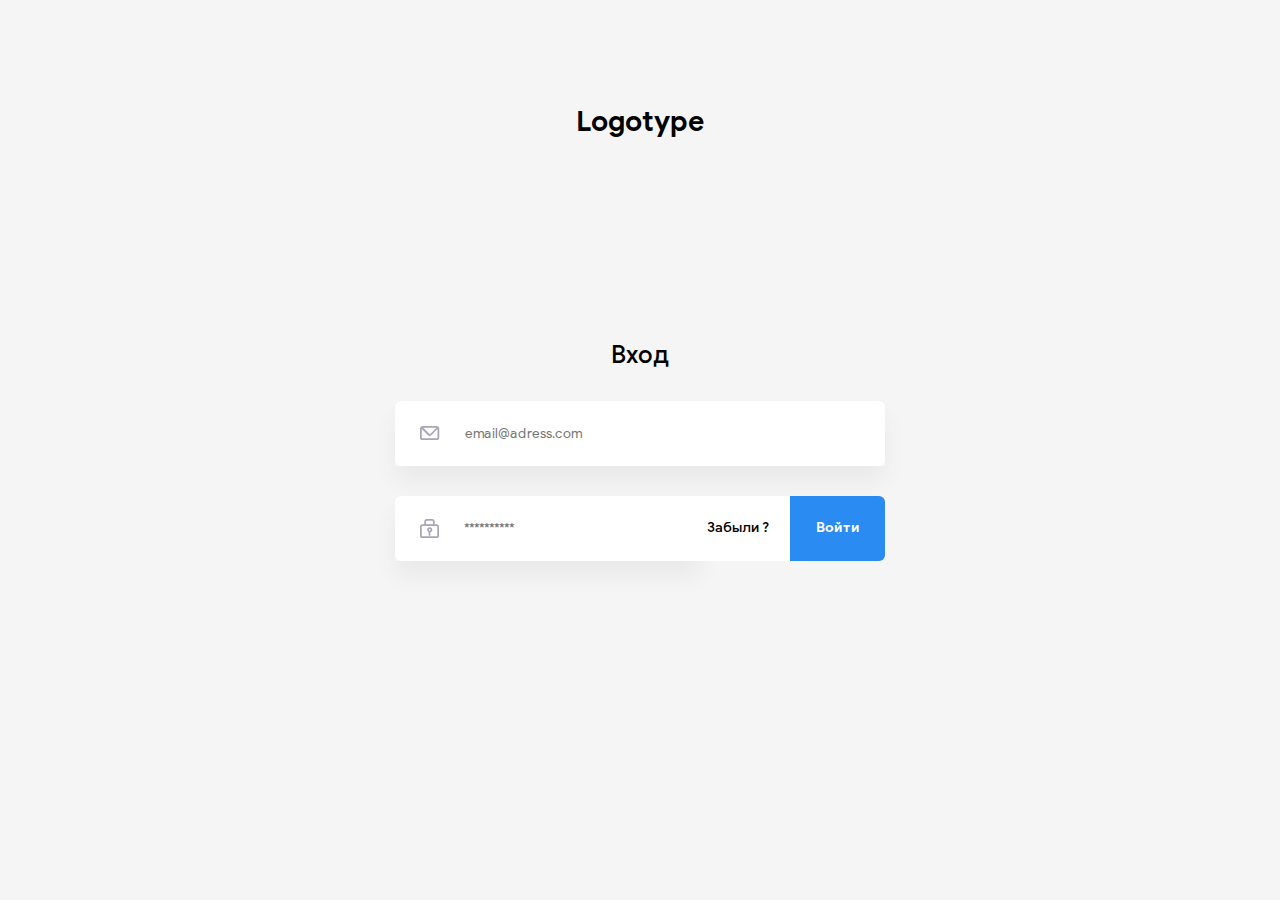
<file: index.html>
<!DOCTYPE html>
<html lang="ru">
  <head>
    <meta charset="UTF-8" />
    <meta http-equiv="X-UA-Compatible" content="IE=edge" />
    <meta name="viewport" content="width=device-width, initial-scale=1.0" />
    <link rel="shortcut icon" href="./img/favicon.png" type="image/x-icon" />
    <!-- <link
      rel="stylesheet"
      href="https://cdnjs.cloudflare.com/ajax/libs/animate.css/4.1.1/animate.min.css"
    /> -->
    <link rel="stylesheet" href="./css/logIn.min.css" />

    <title>Start Media || Log In</title>
  </head>

  <body>
    <section class="logIn">
      <div class="logIn__h">
        <h1>Logotype</h1>
      </div>

      <div class="logIn__form">
        <div class="logIn__form-h">
          <h3>Вход</h3>
        </div>
        <form class="logIn__form-inputs logIn__input" action="index.html">
          <label class="logIn__input-mail logIn__input-item" for="inputMail">
            <div class="input__img">
              <img src="./img/svg/img__mail.svg" alt="icon mail" />
            </div>
            <input
              type="mail"
              placeholder="email@adress.com"
              class="logIn__input__items"
              id="inputMail"
              required
            />
          </label>
          <!-- INPUTS -->

          <div class="logIn__input-pass">
            <label class="logIn__input-item" for="inputPass">
              <div class="input__img">
                <img src="./img/svg/img__pass.svg" alt="icon pass" />
              </div>
              <input
                type="password"
                placeholder="**********"
                class="logIn__input__items"
                id="inputPass"
                required
              />
            </label>
            <button type="submit" class="forgot">Забыли ?</button>
            <button type="submit" class="logIn__btn">Войти</button>
          </div>
        </form>
      </div>
    </section>
    <!-- <script src="https://cdnjs.cloudflare.com/ajax/libs/wow/1.1.2/wow.min.js"></script>
    <script src="https://cdn.jsdelivr.net/npm/lazyload@2.0.0-rc.2/lazyload.js"></script> -->
    <script src="./js/scripts.min.js"></script>
  </body>
</html>
</file>
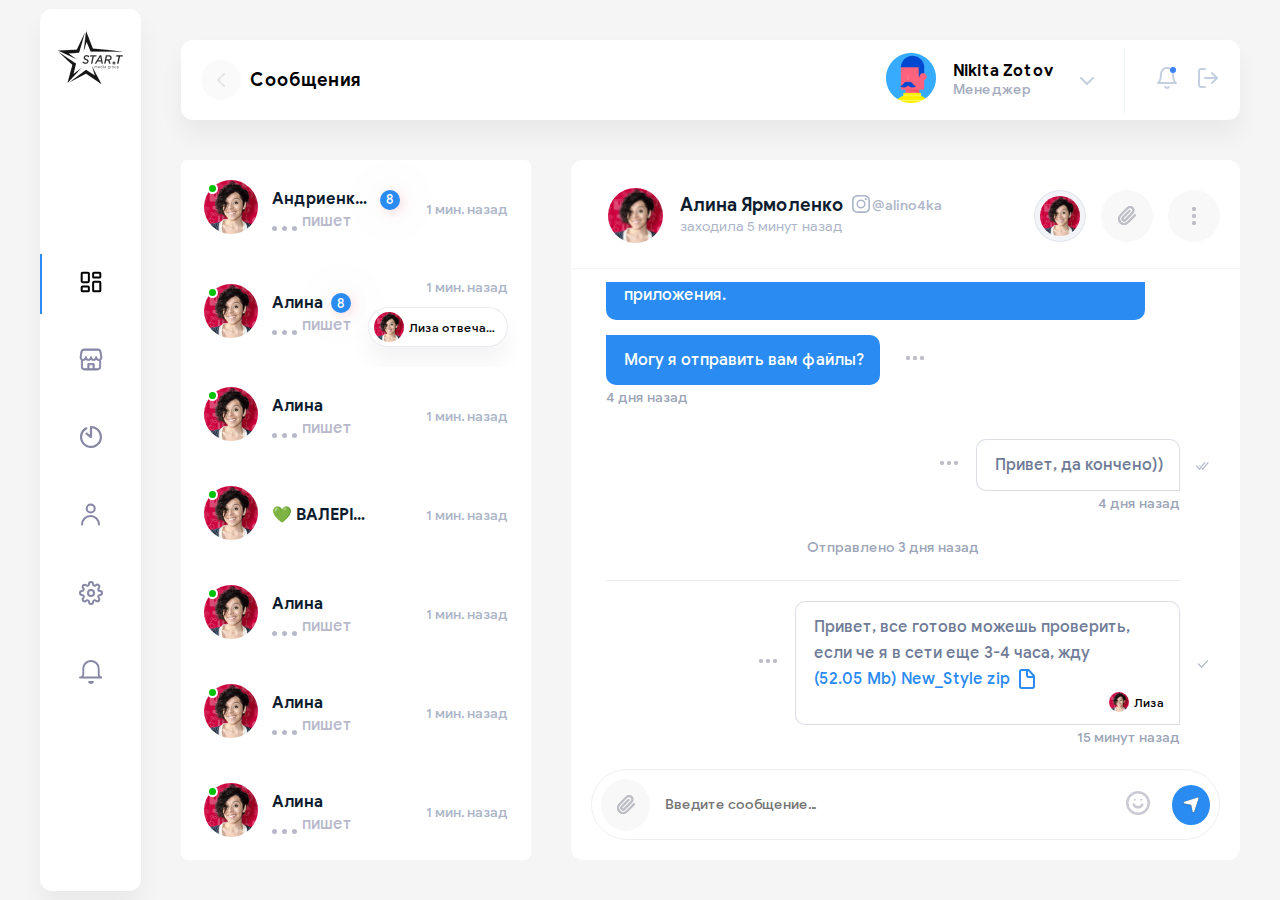
<file: main.html>
<!DOCTYPE html>
<html lang="ru">
  <head>
    <meta charset="UTF-8" />
    <meta http-equiv="X-UA-Compatible" content="IE=edge" />
    <meta name="viewport" content="width=device-width, initial-scale=1.0" />
    <link rel="shortcut icon" href="./img/favicon.png" type="image/x-icon" />
    <link rel="stylesheet" href="./css/main.min.css" />
    <script>
      document.addEventListener("DOMContentLoaded", (e) => {
        console.log("Добро пожалывать");
        const loader = document.querySelector("#loadWrapper");
        loader.classList.add("hide");
      });
    </script>
    <title>Start Media || Main</title>
  </head>

  <body>
    <!-- PRELOADER -->
    <div class="loader-wrapper" id="loadWrapper">
      <div class="loader-gif" id="gitLoad">
        <img
          class="lazyload"
          data-src="./img/loader.svg"
          src="./img/loader.svg"
          alt="loader-gif"
        />
      </div>
      </div>
    </div>

    <!-- PRELOADER -->


    <section class="main">
      <div class="container">
        <div class="main__left sidebar">
          <div class="sidebar__logo">
            <a href="#">
              <img src="./img/logo.png" alt="logo" />
            </a>
          </div>

          <div class="sidebar__list">
            <ul>
              <li class="sidebarListItem active">
                <a href="#">
                  <i
                    ><svg
                      width="22"
                      height="22"
                      viewBox="0 0 22 22"
                      fill="none"
                      xmlns="http://www.w3.org/2000/svg"
                    >
                      <path
                        d="M2.52083 11.1458C2.06059 11.1458 1.6875 10.7727 1.6875 10.3125V2.52083C1.6875 2.0606 2.0606 1.6875 2.52083 1.6875H8.02083C8.48107 1.6875 8.85417 2.0606 8.85417 2.52083V10.3125C8.85417 10.7727 8.48107 11.1458 8.02083 11.1458H2.52083Z"
                        stroke="#8686A5"
                        stroke-width="2"
                      />
                      <path
                        d="M2.52083 20.3125C2.0606 20.3125 1.6875 19.9394 1.6875 19.4792V16.2708C1.6875 15.8106 2.0606 15.4375 2.52083 15.4375H8.02083C8.48107 15.4375 8.85417 15.8106 8.85417 16.2708V19.4792C8.85417 19.9394 8.48107 20.3125 8.02083 20.3125H2.52083Z"
                        stroke="#8686A5"
                        stroke-width="2"
                      />
                      <path
                        d="M13.9792 20.3125C13.519 20.3125 13.1459 19.9394 13.1459 19.4792V11.6875C13.1459 11.2273 13.519 10.8542 13.9792 10.8542H19.4792C19.9394 10.8542 20.3125 11.2273 20.3125 11.6875V19.4792C20.3125 19.9394 19.9394 20.3125 19.4792 20.3125H13.9792Z"
                        stroke="#8686A5"
                        stroke-width="2"
                      />
                      <path
                        d="M13.1459 2.52083C13.1459 2.0606 13.519 1.6875 13.9792 1.6875H19.4792C19.9394 1.6875 20.3125 2.0606 20.3125 2.52083V5.72917C20.3125 6.1894 19.9394 6.5625 19.4792 6.5625H13.9792C13.519 6.5625 13.1459 6.1894 13.1459 5.72917V2.52083Z"
                        stroke="#8686A5"
                        stroke-width="2"
                      />
                    </svg>
                  </i>
                </a>
              </li>
              <li class="sidebarListItem">
                <a href="#">
                  <i
                    ><svg
                      width="24"
                      height="23"
                      viewBox="0 0 24 23"
                      fill="none"
                      xmlns="http://www.w3.org/2000/svg"
                    >
                      <path
                        fill-rule="evenodd"
                        clip-rule="evenodd"
                        d="M18.8844 1C20.4667 1 21.8039 2.12568 22.0635 3.67646L22.9999 9.24915C23.0041 10.3459 22.4995 11.2838 21.7281 11.8792V18.7963C21.7281 20.5627 20.2829 22 18.5055 22H5.50174C3.72534 22 2.27909 20.5627 2.27909 18.7963V11.8874C1.50769 11.3024 1 10.3882 1 9.3513L1.94686 3.67543C2.20642 2.12568 3.54365 1 5.1259 1H18.8844ZM10.0263 20.7629H13.983V16.8318H10.0263V20.7629ZM20.4854 18.7973C20.4854 19.8807 19.5987 20.7629 18.5076 20.7629H15.2288V16.2127C15.2288 15.8701 14.9496 15.5936 14.6059 15.5936H9.40442C9.06077 15.5936 8.78148 15.8712 8.78148 16.2127V20.7629H5.50277C4.4116 20.7629 3.52496 19.8817 3.52496 18.7973V12.4714C3.74922 12.521 3.9797 12.5509 4.21849 12.5509C5.28267 12.5509 6.22849 12.035 6.81405 11.2415C7.39961 12.035 8.34543 12.5509 9.40961 12.5509C10.4738 12.5509 11.4196 12.035 12.0052 11.2415C12.5907 12.035 13.5365 12.5509 14.6007 12.5509C15.6649 12.5509 16.6107 12.035 17.1963 11.2415C17.7818 12.035 18.7277 12.5509 19.7918 12.5509C20.0306 12.5509 20.2611 12.521 20.4854 12.4714V18.7973ZM20.8552 10.9977C20.8614 10.994 20.8677 10.9903 20.8747 10.9877C21.4094 10.6369 21.7645 10.0354 21.7645 9.3513L20.8353 3.88075C20.6764 2.92945 19.8562 2.23918 18.8844 2.23918H5.1259C4.15412 2.23918 3.33393 2.92945 3.17508 3.88075L2.23756 9.45448C2.24275 10.0674 2.59263 10.641 3.12005 10.9846C3.1424 10.993 3.16189 11.0043 3.18192 11.0159C3.18887 11.0199 3.19589 11.024 3.20311 11.028C3.50108 11.2023 3.84681 11.3117 4.21953 11.3117C5.30655 11.3117 6.19215 10.4326 6.19215 9.3513C6.19215 9.00978 6.47144 8.73223 6.81509 8.73223C7.15874 8.73223 7.43802 9.00875 7.43802 9.3513C7.43802 10.4326 8.32363 11.3117 9.41065 11.3117C10.4977 11.3117 11.3833 10.4326 11.3833 9.3513C11.3833 9.00978 11.6626 8.73223 12.0062 8.73223C12.3499 8.73223 12.6291 9.00875 12.6291 9.3513C12.6291 10.4326 13.5147 11.3117 14.6018 11.3117C15.6888 11.3117 16.5744 10.4326 16.5744 9.3513C16.5744 9.00978 16.8537 8.73223 17.1973 8.73223C17.541 8.73223 17.8203 9.00875 17.8203 9.3513C17.8203 10.4326 18.7048 11.3117 19.7929 11.3117C20.1791 11.3117 20.5383 11.1961 20.8436 11.0042C20.8475 11.0023 20.8513 11 20.8552 10.9977Z"
                        fill="#8686A5"
                      />
                      <path
                        d="M22.0635 3.67646L21.669 3.74249L21.669 3.74275L22.0635 3.67646ZM22.9999 9.24915L23.3999 9.24764L23.3998 9.21502L23.3944 9.18286L22.9999 9.24915ZM21.7281 11.8792L21.4837 11.5625L21.3281 11.6826V11.8792H21.7281ZM2.27909 11.8874H2.67909V11.6888L2.5208 11.5687L2.27909 11.8874ZM1 9.3513L0.605452 9.28548L0.6 9.31816V9.3513H1ZM1.94686 3.67543L1.55235 3.60936L1.55231 3.60961L1.94686 3.67543ZM13.983 20.7629V21.1629H14.383V20.7629H13.983ZM10.0263 20.7629H9.62631V21.1629H10.0263V20.7629ZM13.983 16.8318H14.383V16.4318H13.983V16.8318ZM10.0263 16.8318V16.4318H9.62631V16.8318H10.0263ZM15.2288 20.7629H14.8288V21.1629H15.2288V20.7629ZM8.78148 20.7629V21.1629H9.18148V20.7629H8.78148ZM3.52496 12.4714L3.61122 12.0808L3.12496 11.9735V12.4714H3.52496ZM6.81405 11.2415L7.13589 11.004L6.81405 10.5679L6.4922 11.004L6.81405 11.2415ZM12.0052 11.2415L12.327 11.004L12.0052 10.5679L11.6833 11.004L12.0052 11.2415ZM17.1963 11.2415L17.5181 11.004L17.1963 10.5679L16.8744 11.004L17.1963 11.2415ZM20.4854 12.4714H20.8854V11.9735L20.3991 12.0808L20.4854 12.4714ZM20.8747 10.9877L21.0106 11.3639L21.0548 11.3479L21.0941 11.3222L20.8747 10.9877ZM20.8552 10.9977L21.0599 11.3414L21.0599 11.3413L20.8552 10.9977ZM21.7645 9.3513H22.1645V9.31757L22.1588 9.28432L21.7645 9.3513ZM20.8353 3.88075L20.4407 3.94663L20.4409 3.94774L20.8353 3.88075ZM3.17508 3.88075L3.56954 3.9471L3.56962 3.94663L3.17508 3.88075ZM2.23756 9.45448L1.8431 9.38813L1.83728 9.42276L1.83758 9.45787L2.23756 9.45448ZM3.12005 10.9846L2.90172 11.3198L2.93821 11.3435L2.97896 11.3589L3.12005 10.9846ZM3.18192 11.0159L3.38215 10.6696L3.38212 10.6696L3.18192 11.0159ZM3.20311 11.028L3.4052 10.6826L3.39644 10.6778L3.20311 11.028ZM20.8436 11.0042L20.6656 10.646L20.6476 10.6549L20.6307 10.6656L20.8436 11.0042ZM22.458 3.61043C22.1659 1.86503 20.6602 0.6 18.8844 0.6V1.4C20.2732 1.4 21.442 2.38634 21.669 3.74249L22.458 3.61043ZM23.3944 9.18286L22.4579 3.61017L21.669 3.74275L22.6055 9.31544L23.3944 9.18286ZM21.9725 12.1958C22.8391 11.527 23.4046 10.4731 23.3999 9.24764L22.6 9.25067C22.6036 10.2188 22.1599 11.0406 21.4837 11.5625L21.9725 12.1958ZM22.1281 18.7963V11.8792H21.3281V18.7963H22.1281ZM18.5055 22.4C20.5017 22.4 22.1281 20.7858 22.1281 18.7963H21.3281C21.3281 20.3396 20.0642 21.6 18.5055 21.6V22.4ZM5.50174 22.4H18.5055V21.6H5.50174V22.4ZM1.87909 18.7963C1.87909 20.7859 3.50669 22.4 5.50174 22.4V21.6C3.94399 21.6 2.67909 20.3395 2.67909 18.7963H1.87909ZM1.87909 11.8874V18.7963H2.67909V11.8874H1.87909ZM0.6 9.3513C0.6 10.5233 1.1744 11.5517 2.03738 12.2061L2.5208 11.5687C1.84098 11.0532 1.4 10.2532 1.4 9.3513H0.6ZM1.55231 3.60961L0.605452 9.28548L1.39455 9.41712L2.34141 3.74125L1.55231 3.60961ZM5.1259 0.6C3.35019 0.6 1.84451 1.86495 1.55235 3.60936L2.34136 3.7415C2.56832 2.38641 3.7371 1.4 5.1259 1.4V0.6ZM18.8844 0.6H5.1259V1.4H18.8844V0.6ZM13.983 20.3629H10.0263V21.1629H13.983V20.3629ZM13.583 16.8318V20.7629H14.383V16.8318H13.583ZM10.0263 17.2318H13.983V16.4318H10.0263V17.2318ZM10.4263 20.7629V16.8318H9.62631V20.7629H10.4263ZM18.5076 21.1629C19.8174 21.1629 20.8854 20.1038 20.8854 18.7973H20.0854C20.0854 19.6576 19.38 20.3629 18.5076 20.3629V21.1629ZM15.2288 21.1629H18.5076V20.3629H15.2288V21.1629ZM14.8288 16.2127V20.7629H15.6288V16.2127H14.8288ZM14.6059 15.9936C14.7314 15.9936 14.8288 16.0938 14.8288 16.2127H15.6288C15.6288 15.6465 15.1677 15.1936 14.6059 15.1936V15.9936ZM9.40442 15.9936H14.6059V15.1936H9.40442V15.9936ZM9.18148 16.2127C9.18148 16.0944 9.27933 15.9936 9.40442 15.9936V15.1936C8.8422 15.1936 8.38148 15.6479 8.38148 16.2127H9.18148ZM9.18148 20.7629V16.2127H8.38148V20.7629H9.18148ZM5.50277 21.1629H8.78148V20.3629H5.50277V21.1629ZM3.12496 18.7973C3.12496 20.105 4.19304 21.1629 5.50277 21.1629V20.3629C4.63017 20.3629 3.92496 19.6585 3.92496 18.7973H3.12496ZM3.12496 12.4714V18.7973H3.92496V12.4714H3.12496ZM4.21849 12.1509C4.01341 12.1509 3.81214 12.1252 3.61122 12.0808L3.4387 12.862C3.6863 12.9167 3.94599 12.9509 4.21849 12.9509V12.1509ZM6.4922 11.004C5.97906 11.6993 5.15071 12.1509 4.21849 12.1509V12.9509C5.41463 12.9509 6.47793 12.3706 7.1359 11.4791L6.4922 11.004ZM9.40961 12.1509C8.47739 12.1509 7.64904 11.6993 7.13589 11.004L6.4922 11.4791C7.15017 12.3706 8.21347 12.9509 9.40961 12.9509V12.1509ZM11.6833 11.004C11.1702 11.6993 10.3418 12.1509 9.40961 12.1509V12.9509C10.6057 12.9509 11.669 12.3706 12.327 11.4791L11.6833 11.004ZM14.6007 12.1509C13.6685 12.1509 12.8402 11.6993 12.327 11.004L11.6833 11.4791C12.3413 12.3706 13.4046 12.9509 14.6007 12.9509V12.1509ZM16.8744 11.004C16.3613 11.6993 15.5329 12.1509 14.6007 12.1509V12.9509C15.7969 12.9509 16.8602 12.3706 17.5181 11.4791L16.8744 11.004ZM19.7918 12.1509C18.8596 12.1509 18.0313 11.6993 17.5181 11.004L16.8744 11.4791C17.5324 12.3706 18.5957 12.9509 19.7918 12.9509V12.1509ZM20.3991 12.0808C20.1982 12.1252 19.9969 12.1509 19.7918 12.1509V12.9509C20.0643 12.9509 20.324 12.9167 20.5716 12.862L20.3991 12.0808ZM20.8854 18.7973V12.4714H20.0854V18.7973H20.8854ZM20.7388 10.6115C20.6901 10.6291 20.6518 10.6532 20.6505 10.6541L21.0599 11.3413C21.0644 11.3387 21.0592 11.3419 21.0524 11.3455C21.0445 11.3497 21.03 11.3569 21.0106 11.3639L20.7388 10.6115ZM21.3645 9.3513C21.3645 9.89308 21.0837 10.3722 20.6553 10.6533L21.0941 11.3222C21.7351 10.9016 22.1645 10.1777 22.1645 9.3513H21.3645ZM20.4409 3.94774L21.3701 9.41828L22.1588 9.28432L21.2296 3.81377L20.4409 3.94774ZM18.8844 2.63918C19.6629 2.63918 20.3144 3.1903 20.4407 3.94663L21.2298 3.81488C21.0384 2.66859 20.0495 1.83918 18.8844 1.83918V2.63918ZM5.1259 2.63918H18.8844V1.83918H5.1259V2.63918ZM3.56962 3.94663C3.69591 3.1903 4.34742 2.63918 5.1259 2.63918V1.83918C3.96082 1.83918 2.97194 2.66859 2.78054 3.81488L3.56962 3.94663ZM2.63202 9.52083L3.56954 3.9471L2.78062 3.81441L1.8431 9.38813L2.63202 9.52083ZM3.33839 10.6495C2.9082 10.3692 2.64146 9.91288 2.63755 9.45109L1.83758 9.45787C1.84405 10.2218 2.27706 10.9128 2.90172 11.3198L3.33839 10.6495ZM3.38212 10.6696C3.36585 10.6602 3.31893 10.6321 3.26114 10.6103L2.97896 11.3589C2.97095 11.3559 2.96625 11.3534 2.96652 11.3535C2.96671 11.3536 2.96782 11.3542 2.97043 11.3557C2.97327 11.3573 2.9764 11.3591 2.98172 11.3622L3.38212 10.6696ZM3.39644 10.6778C3.39324 10.676 3.3896 10.6739 3.38215 10.6696L2.9817 11.3622C2.98814 11.3659 2.99853 11.3719 3.00977 11.3781L3.39644 10.6778ZM4.21953 10.9117C3.92652 10.9117 3.64979 10.8259 3.40514 10.6827L3.00108 11.3732C3.35237 11.5788 3.7671 11.7117 4.21953 11.7117V10.9117ZM5.79215 9.3513C5.79215 10.2092 5.08812 10.9117 4.21953 10.9117V11.7117C5.52498 11.7117 6.59215 10.656 6.59215 9.3513H5.79215ZM6.81509 8.33223C6.25287 8.33223 5.79215 8.78652 5.79215 9.3513H6.59215C6.59215 9.23303 6.69 9.13223 6.81509 9.13223V8.33223ZM7.83802 9.3513C7.83802 8.78506 7.37687 8.33223 6.81509 8.33223V9.13223C6.94061 9.13223 7.03802 9.23243 7.03802 9.3513H7.83802ZM9.41065 10.9117C8.54206 10.9117 7.83802 10.2092 7.83802 9.3513H7.03802C7.03802 10.656 8.1052 11.7117 9.41065 11.7117V10.9117ZM10.9833 9.3513C10.9833 10.2092 10.2792 10.9117 9.41065 10.9117V11.7117C10.7161 11.7117 11.7833 10.656 11.7833 9.3513H10.9833ZM12.0062 8.33223C11.444 8.33223 10.9833 8.78652 10.9833 9.3513H11.7833C11.7833 9.23303 11.8811 9.13223 12.0062 9.13223V8.33223ZM13.0291 9.3513C13.0291 8.78506 12.568 8.33223 12.0062 8.33223V9.13223C12.1317 9.13223 12.2291 9.23243 12.2291 9.3513H13.0291ZM14.6018 10.9117C13.7332 10.9117 13.0291 10.2092 13.0291 9.3513H12.2291C12.2291 10.656 13.2963 11.7117 14.6018 11.7117V10.9117ZM16.1744 9.3513C16.1744 10.2092 15.4704 10.9117 14.6018 10.9117V11.7117C15.9072 11.7117 16.9744 10.656 16.9744 9.3513H16.1744ZM17.1973 8.33223C16.6351 8.33223 16.1744 8.78652 16.1744 9.3513H16.9744C16.9744 9.23303 17.0722 9.13223 17.1973 9.13223V8.33223ZM18.2203 9.3513C18.2203 8.78506 17.7591 8.33223 17.1973 8.33223V9.13223C17.3228 9.13223 17.4203 9.23243 17.4203 9.3513H18.2203ZM19.7929 10.9117C18.9234 10.9117 18.2203 10.2094 18.2203 9.3513H17.4203C17.4203 10.6559 18.4863 11.7117 19.7929 11.7117V10.9117ZM20.6307 10.6656C20.384 10.8207 20.0979 10.9117 19.7929 10.9117V11.7117C20.2603 11.7117 20.6927 11.5716 21.0565 11.3429L20.6307 10.6656ZM20.6505 10.654C20.648 10.6555 20.6494 10.6547 20.6513 10.6536C20.6536 10.6523 20.6586 10.6495 20.6656 10.646L21.0215 11.3624C21.0414 11.3526 21.0583 11.3423 21.0599 11.3414L20.6505 10.654Z"
                        fill="#8686A5"
                      />
                    </svg>
                  </i>
                </a>
              </li>
              <li class="sidebarListItem">
                <a href="#">
                  <i
                    ><svg
                      width="22"
                      height="22"
                      viewBox="0 0 22 22"
                      fill="none"
                      xmlns="http://www.w3.org/2000/svg"
                    >
                      <path
                        d="M9.9 8.8V1.1C9.9 0.492487 10.3925 0 11 0C17.0753 0 22 4.9247 22 11C22 17.0753 17.0753 22 11 22C4.9247 22 9.9994e-07 17.0753 9.9994e-07 11C-0.00171769 6.95974 2.21224 3.24392 5.7662 1.3222C6.11184 1.13494 6.53112 1.1463 6.86611 1.352C7.2011 1.5577 7.40091 1.92649 7.39026 2.31945C7.37962 2.71241 7.16014 3.06984 6.8145 3.2571C3.00096 5.31796 1.25617 9.84899 2.70259 13.9353C4.14901 18.0217 8.35577 20.4461 12.6166 19.6489C16.8774 18.8517 19.9231 15.0704 19.7944 10.7375C19.6656 6.40465 16.4007 2.81092 12.1 2.2682V11C12.1 11.4166 11.8646 11.7975 11.4919 11.9839C11.1193 12.1702 10.6733 12.13 10.34 11.88L5.94 8.58C5.62561 8.3442 5.46089 7.95859 5.5079 7.56842C5.55491 7.17825 5.8065 6.8428 6.1679 6.68842C6.5293 6.53405 6.94561 6.5842 7.26 6.82L9.9 8.8Z"
                        fill="#8686A5"
                      />
                    </svg>
                  </i>
                </a>
              </li>
              <li class="sidebarListItem">
                <a href="#">
                  <i
                    ><svg
                      width="19"
                      height="23"
                      viewBox="0 0 19 23"
                      fill="none"
                      xmlns="http://www.w3.org/2000/svg"
                    >
                      <path
                        fill-rule="evenodd"
                        clip-rule="evenodd"
                        d="M9.72217 9.47729C11.9313 9.47729 13.7222 7.68643 13.7222 5.47729C13.7222 3.26816 11.9313 1.47729 9.72217 1.47729C7.51303 1.47729 5.72217 3.26816 5.72217 5.47729C5.72217 7.68643 7.51303 9.47729 9.72217 9.47729Z"
                        stroke="#8686A5"
                        stroke-width="2"
                        stroke-linecap="round"
                        stroke-linejoin="round"
                      />
                      <path
                        d="M1 21.5228C1 16.7782 4.80558 12.9319 9.5 12.9319C14.1944 12.9319 18 16.7782 18 21.5228"
                        stroke="#8686A5"
                        stroke-width="2"
                        stroke-linecap="round"
                        stroke-linejoin="round"
                      />
                    </svg>
                  </i>
                </a>
              </li>
              <li class="sidebarListItem">
                <a href="#">
                  <i>
                    <svg
                      width="24"
                      height="24"
                      viewBox="0 0 24 24"
                      fill="none"
                      xmlns="http://www.w3.org/2000/svg"
                    >
                      <path
                        fill-rule="evenodd"
                        clip-rule="evenodd"
                        d="M12 15C13.6569 15 15 13.6569 15 12C15 10.3431 13.6569 9 12 9C10.3431 9 9 10.3431 9 12C9 13.6569 10.3431 15 12 15Z"
                        stroke="#8686A5"
                        stroke-width="2"
                        stroke-linecap="round"
                        stroke-linejoin="round"
                      />
                      <path
                        fill-rule="evenodd"
                        clip-rule="evenodd"
                        d="M19.4 15C19.1277 15.6171 19.2583 16.3378 19.73 16.82L19.79 16.88C20.1656 17.2551 20.3766 17.7642 20.3766 18.295C20.3766 18.8258 20.1656 19.3349 19.79 19.71C19.4149 20.0856 18.9058 20.2966 18.375 20.2966C17.8442 20.2966 17.3351 20.0856 16.96 19.71L16.9 19.65C16.4178 19.1783 15.6971 19.0477 15.08 19.32C14.4755 19.5791 14.0826 20.1724 14.08 20.83V21C14.08 22.1046 13.1846 23 12.08 23C10.9754 23 10.08 22.1046 10.08 21V20.91C10.0642 20.2327 9.63587 19.6339 9 19.4C8.38291 19.1277 7.66219 19.2583 7.18 19.73L7.12 19.79C6.74486 20.1656 6.23582 20.3766 5.705 20.3766C5.17418 20.3766 4.66514 20.1656 4.29 19.79C3.91445 19.4149 3.70343 18.9058 3.70343 18.375C3.70343 17.8442 3.91445 17.3351 4.29 16.96L4.35 16.9C4.82167 16.4178 4.95235 15.6971 4.68 15.08C4.42093 14.4755 3.82764 14.0826 3.17 14.08H3C1.89543 14.08 1 13.1846 1 12.08C1 10.9754 1.89543 10.08 3 10.08H3.09C3.76733 10.0642 4.36613 9.63587 4.6 9C4.87235 8.38291 4.74167 7.66219 4.27 7.18L4.21 7.12C3.83445 6.74486 3.62343 6.23582 3.62343 5.705C3.62343 5.17418 3.83445 4.66514 4.21 4.29C4.58514 3.91445 5.09418 3.70343 5.625 3.70343C6.15582 3.70343 6.66486 3.91445 7.04 4.29L7.1 4.35C7.58219 4.82167 8.30291 4.95235 8.92 4.68H9C9.60447 4.42093 9.99738 3.82764 10 3.17V3C10 1.89543 10.8954 1 12 1C13.1046 1 14 1.89543 14 3V3.09C14.0026 3.74764 14.3955 4.34093 15 4.6C15.6171 4.87235 16.3378 4.74167 16.82 4.27L16.88 4.21C17.2551 3.83445 17.7642 3.62343 18.295 3.62343C18.8258 3.62343 19.3349 3.83445 19.71 4.21C20.0856 4.58514 20.2966 5.09418 20.2966 5.625C20.2966 6.15582 20.0856 6.66486 19.71 7.04L19.65 7.1C19.1783 7.58219 19.0477 8.30291 19.32 8.92V9C19.5791 9.60447 20.1724 9.99738 20.83 10H21C22.1046 10 23 10.8954 23 12C23 13.1046 22.1046 14 21 14H20.91C20.2524 14.0026 19.6591 14.3955 19.4 15Z"
                        stroke="#8686A5"
                        stroke-width="2"
                        stroke-linecap="round"
                        stroke-linejoin="round"
                      />
                    </svg>
                  </i>
                </a>
              </li>
              <li class="sidebarListItem">
                <a href="#">
                  <i>
                    <svg
                      width="23"
                      height="24"
                      viewBox="0 0 23 24"
                      fill="none"
                      xmlns="http://www.w3.org/2000/svg"
                    >
                      <path
                        d="M1 16.5833C0.493739 16.5833 0.0833333 16.9937 0.0833333 17.5C0.0833333 18.0063 0.493739 18.4167 1 18.4167V16.5833ZM4.3 8.7H3.38333H4.3ZM19.7 8.7H20.6167H19.7ZM13.903 21.9L14.6959 22.36C14.8604 22.0764 14.8609 21.7266 14.6973 21.4425C14.5337 21.1584 14.2308 20.9833 13.903 20.9833V21.9ZM10.097 21.9V20.9833C9.76917 20.9833 9.4663 21.1584 9.30267 21.4425C9.13905 21.7266 9.13959 22.0764 9.30408 22.36L10.097 21.9ZM23 16.5833H1V18.4167H23V16.5833ZM1 18.4167C3.3288 18.4167 5.21667 16.5288 5.21667 14.2H3.38333C3.38333 15.5163 2.31628 16.5833 1 16.5833V18.4167ZM5.21667 14.2V8.7H3.38333V14.2H5.21667ZM5.21667 8.7C5.21667 4.95367 8.25367 1.91667 12 1.91667V0.0833333C7.24115 0.0833333 3.38333 3.94115 3.38333 8.7H5.21667ZM12 1.91667C15.7463 1.91667 18.7833 4.95367 18.7833 8.7H20.6167C20.6167 3.94115 16.7589 0.0833333 12 0.0833333V1.91667ZM18.7833 8.7V14.2H20.6167V8.7H18.7833ZM18.7833 14.2C18.7833 16.5288 20.6712 18.4167 23 18.4167V16.5833C21.6837 16.5833 20.6167 15.5163 20.6167 14.2H18.7833ZM13.1101 21.44C12.8805 21.8358 12.4576 22.0794 12 22.0794V23.9128C13.1112 23.9128 14.1383 23.3211 14.6959 22.36L13.1101 21.44ZM12 22.0794C11.5424 22.0794 11.1195 21.8358 10.8899 21.44L9.30408 22.36C9.86165 23.3211 10.8888 23.9128 12 23.9128V22.0794ZM10.097 22.8167H13.903V20.9833H10.097V22.8167Z"
                        fill="#8686A5"
                      />
                    </svg>
                  </i>
                </a>
              </li>
            </ul>
          </div>
        </div>
        <!-- END SIDEBAR -->

        <div class="main__right content">
          <div class="content__nav">
            <div class="content__nav-back">
              <a href="#">
                <button class="circle__btn">
                  <svg
                    width="9"
                    height="16"
                    viewBox="0 0 9 16"
                    fill="none"
                    xmlns="http://www.w3.org/2000/svg"
                  >
                    <path
                      d="M0.292893 7.29289C-0.097631 7.68342 -0.0976309 8.31658 0.292893 8.70711L6.65685 15.0711C7.04738 15.4616 7.68054 15.4616 8.07107 15.0711C8.46159 14.6805 8.46159 14.0474 8.07107 13.6569L2.41421 8L8.07107 2.34315C8.46159 1.95262 8.46159 1.31946 8.07107 0.928932C7.68054 0.538407 7.04738 0.538407 6.65685 0.928932L0.292893 7.29289ZM2 7L1 7L1 9L2 9L2 7Z"
                      fill="#CBCACA"
                    />
                  </svg>
                </button>
                Сообщения</a
              >
            </div>

            <div class="content__nav-info">
              <div class="content__nav-user">
                <div class="user__img">
                  <img src="img/avatar.png" alt="avatar img" />
                </div>

                <div class="user__content">
                  <div class="user__content-name">
                    <h3>Nikita Zotov</h3>
                  </div>
                  <div class="user__content-vanacy">
                    <h6>Менеджер</h6>
                  </div>
                </div>

                <div class="user__changes">
                  <a href="#">
                    <svg
                      width="14"
                      height="8"
                      viewBox="0 0 14 8"
                      fill="none"
                      xmlns="http://www.w3.org/2000/svg"
                    >
                      <path
                        d="M1 1L7 7L13 1"
                        stroke="#C4D0E2"
                        stroke-width="2"
                        stroke-linecap="round"
                        stroke-linejoin="round"
                      />
                    </svg>
                  </a>
                </div>
              </div>

              <div class="hr__vertical"></div>

              <div class="content__nav-btns">
                <button class="notifications">
                  <svg
                    width="24"
                    height="24"
                    viewBox="0 0 24 24"
                    fill="none"
                    xmlns="http://www.w3.org/2000/svg"
                  >
                    <path
                      d="M18 8C18 6.4087 17.3679 4.88258 16.2426 3.75736C15.1174 2.63214 13.5913 2 12 2C10.4087 2 8.88258 2.63214 7.75736 3.75736C6.63214 4.88258 6 6.4087 6 8C6 15 3 17 3 17H21C21 17 18 15 18 8Z"
                      stroke="#C4D0E2"
                      stroke-width="2"
                      stroke-linecap="round"
                      stroke-linejoin="round"
                    />
                    <path
                      d="M13.73 21C13.5542 21.3031 13.3019 21.5547 12.9982 21.7295C12.6946 21.9044 12.3504 21.9965 12 21.9965C11.6496 21.9965 11.3054 21.9044 11.0018 21.7295C10.6982 21.5547 10.4458 21.3031 10.27 21"
                      stroke="#C4D0E2"
                      stroke-width="2"
                      stroke-linecap="round"
                      stroke-linejoin="round"
                    />
                    <circle cx="18" cy="4" r="3" fill="#3A84FF" />
                  </svg>
                </button>

                <button class="logout">
                  <svg
                    width="24"
                    height="24"
                    viewBox="0 0 24 24"
                    fill="none"
                    xmlns="http://www.w3.org/2000/svg"
                  >
                    <path
                      d="M9 21H5C4.46957 21 3.96086 20.7893 3.58579 20.4142C3.21071 20.0391 3 19.5304 3 19V5C3 4.46957 3.21071 3.96086 3.58579 3.58579C3.96086 3.21071 4.46957 3 5 3H9"
                      stroke="#C4D0E2"
                      stroke-width="2"
                      stroke-linecap="round"
                      stroke-linejoin="round"
                    />
                    <path
                      d="M16 17L21 12L16 7"
                      stroke="#C4D0E2"
                      stroke-width="2"
                      stroke-linecap="round"
                      stroke-linejoin="round"
                    />
                    <path
                      d="M21 12H9"
                      stroke="#C4D0E2"
                      stroke-width="2"
                      stroke-linecap="round"
                      stroke-linejoin="round"
                    />
                  </svg>
                </button>
              </div>
            </div>
          </div>

          <!-- END CONTENT__NAV -->
          <div class="content__wrapper contentWrapperItem">
            <div class="content__wrapper-dialogs">
              <div class="dialogItemHeading online writing">
                <div class="dialogItemHeading-info">
                  <div class="dialogItemHeading__img">
                    
                  <img src="./img/user.png" alt="user img" />

                  </div>
                  <div class="dialogItemHeading-user">
                    <h5><span class="dialogItemHeading-userName">Андриенко Альбина</span>
                        <span class="readed">
                        8
                      </span></h5>
                    <span id="status"
                      ><span class="dots"><span class="dot1"></span><span class="dot2"></span><span class="dot3"></span></span>
                      пишет</span
                    >
                  </div>
                </div>

                <div class="dialogItemHeading-status">
                  <div class="dialogItemHeading-data">1 мин. назад</div>
                  
                </div>
              </div>
              <div class="dialogItemHeading online writing">
                <div class="dialogItemHeading-info"> <div class="dialogItemHeading__img">
                    
                  <img src="./img/user.png" alt="user img" />

                  </div>

                  <div class="dialogItemHeading-user">
                    <h5>
                      <span class="dialogItemHeading-userName">Алина</span><span class="readed">
                        8
                      </span></h5>
                    <span id="status"
                      ><span class="dots"><span class="dot1"></span><span class="dot2"></span><span class="dot3"></span></span>
                      пишет</span
                    >
                  </div>
                </div>

                <div class="dialogItemHeading-status">
                  <div class="dialogItemHeading-data">1 мин. назад</div>
                  <div class="dialogItemHeading-return">
                        <img src="./img/user.png" alt="user img" />
                        <span>Лиза отвечает...</span>
                      </div>
                  
                </div>
              </div>
              <div class="dialogItemHeading online writing">
                <div class="dialogItemHeading-info"> <div class="dialogItemHeading__img">
                    
                  <img src="./img/user.png" alt="user img" />

                  </div>

                  <div class="dialogItemHeading-user">
                    <h5><span class="dialogItemHeading-userName">Алина</span></h5>
                    <span id="status"
                      ><span class="dots"><span class="dot1"></span><span class="dot2"></span><span class="dot3"></span></span>
                      пишет</span
                    >
                  </div>
                </div>

                <div class="dialogItemHeading-status">
                  <div class="dialogItemHeading-data">1 мин. назад</div>
                  
                </div>
              </div>
              <div class="dialogItemHeading online">
                <div class="dialogItemHeading-info"> <div class="dialogItemHeading__img">
                    
                  <img src="./img/user.png" alt="user img" />

                  </div>

                  <div class="dialogItemHeading-user">
                    <h5><span class="dialogItemHeading-userName">💚 ВАЛЕРІЯ ЮРЧЕНКО ДАРУЄ 💚</span></h5>
                    
                  </div>
                </div>

                <div class="dialogItemHeading-status">
                  <div class="dialogItemHeading-data">1 мин. назад</div>
                  
                </div>
              </div>
              <div class="dialogItemHeading online writing">
                <div class="dialogItemHeading-info"> <div class="dialogItemHeading__img">
                    
                  <img src="./img/user.png" alt="user img" />

                  </div>

                  <div class="dialogItemHeading-user">
                    <h5><span class="dialogItemHeading-userName">Алина</span></h5>
                    <span id="status"
                      ><span class="dots"><span class="dot1"></span><span class="dot2"></span><span class="dot3"></span></span>
                      пишет</span
                    >
                  </div>
                </div>

                <div class="dialogItemHeading-status">
                  <div class="dialogItemHeading-data">1 мин. назад</div>
                  
                </div>
              </div>
              <div class="dialogItemHeading online writing">
                <div class="dialogItemHeading-info"> <div class="dialogItemHeading__img">
                    
                  <img src="./img/user.png" alt="user img" />

                  </div>

                  <div class="dialogItemHeading-user">
                    <h5><span class="dialogItemHeading-userName">Алина</span></h5>
                    <span id="status"
                      ><span class="dots"><span class="dot1"></span><span class="dot2"></span><span class="dot3"></span></span>
                      пишет</span
                    >
                  </div>
                </div>

                <div class="dialogItemHeading-status">
                  <div class="dialogItemHeading-data">1 мин. назад</div>
                  
                </div>
              </div>
              <div class="dialogItemHeading online writing">
                <div class="dialogItemHeading-info"> <div class="dialogItemHeading__img">
                    
                  <img src="./img/user.png" alt="user img" />

                  </div>

                  <div class="dialogItemHeading-user">
                    <h5><span class="dialogItemHeading-userName">Алина</span></h5>
                    <span id="status"
                      ><span class="dots"><span class="dot1"></span><span class="dot2"></span><span class="dot3"></span></span>
                      пишет</span
                    >
                  </div>
                </div>

                <div class="dialogItemHeading-status">
                  <div class="dialogItemHeading-data">1 мин. назад</div>
                  
                </div>
              </div>
              <div class="dialogItemHeading online writing">
                <div class="dialogItemHeading-info"> <div class="dialogItemHeading__img">
                    
                  <img src="./img/user.png" alt="user img" />

                  </div>

                  <div class="dialogItemHeading-user">
                    <h5><span class="dialogItemHeading-userName">Алина</span></h5>
                    <span id="status"
                      ><span class="dots"><span class="dot1"></span><span class="dot2"></span><span class="dot3"></span></span>
                      пишет</span
                    >
                  </div>
                </div>

                <div class="dialogItemHeading-status">
                  <div class="dialogItemHeading-data">1 мин. назад</div>
                  
                </div>
              </div>
              <div class="dialogItemHeading online writing">
                <div class="dialogItemHeading-info"> <div class="dialogItemHeading__img">
                    
                  <img src="./img/user.png" alt="user img" />

                  </div>

                  <div class="dialogItemHeading-user">
                    <h5><span class="dialogItemHeading-userName">Алина</span></h5>
                    <span id="status"
                      ><span class="dots"><span class="dot1"></span><span class="dot2"></span><span class="dot3"></span></span>
                      пишет</span
                    >
                  </div>
                </div>

                <div class="dialogItemHeading-status">
                  <div class="dialogItemHeading-data">1 мин. назад</div>
                  
                </div>
              </div>
              <div class="dialogItemHeading online writing">
                <div class="dialogItemHeading-info"> <div class="dialogItemHeading__img">
                    
                  <img src="./img/user.png" alt="user img" />

                  </div>

                  <div class="dialogItemHeading-user">
                    <h5><span class="dialogItemHeading-userName">Алина</span></h5>
                    <span id="status"
                      ><span class="dots"><span class="dot1"></span><span class="dot2"></span><span class="dot3"></span></span>
                      пишет</span
                    >
                  </div>
                </div>

                <div class="dialogItemHeading-status">
                  <div class="dialogItemHeading-data">1 мин. назад</div>
                  
                </div>
              </div>
            </div>
            <div class="content__wrapper-massages">
              
                <div class="dialogItemContent">
                  <div class="dialogItemContent__info">
                    <div class="dialogItemContent__info-user">
                      <img
                        class="user__img"
                        src="./img/user.png"
                        alt="user img "
                      />
                      <div class="user__info">
                        <h5>
                          Алина Ярмоленко
                          <span
                            >
                              <img
                                src="./img/svg/insta.svg"
                                alt="insta img"
                              /> @alino4ka</span
                          >
                        </h5>
                        <div class="user__info-status">
                          заходила <span>5 минут</span> назад
                        </div>
                      </div>
                    </div>

                    <div class="dialogItemContent__info-btns">
                      <div class="dialogItemContent__info-sendingFrom">
                        <img src="./img/user.png" alt="user img" />
                        Прислано на @keypaster
                      </div>

                      <button
                        class="
                          dialogItemContent__info-append
                          dialogItemContent__append
                          circle__btn
                        "
                      >
                        <img
                          src="./img/svg/img__attach.svg"
                          alt="attach icon"
                        />
                      </button>
                      <button class="dialogItemContent__info-more circle__btn">
                        <img src="./img/svg/img__more.svg" alt="more icon" />
                      </button>
                    </div>
                    <div class="hr"></div>
                  </div>

                  <div class="dialogItemContent__dialog">
                    <div class="massageItem">
                      <img src="./img/user.png" class="sender" alt="user img" />
                      <div class="massage__wrapper">
                        <div class="massage">
                          <p>
                            Привет! Наконец-то нашела время написать тебе) Мне
                            нужна ваша помощь в создании анимации для мобильного
                            приложения.
                          </p>
                          <button class="massage-dots">
                            <img
                              src="./img/svg/img__more.svg"
                              alt="more icon"
                            />
                          </button>
                        </div>
                        <div class="massage">
                          <p>Могу я отправить вам файлы?</p>
                          <button class="massage-dots">
                            <img
                              src="./img/svg/img__more.svg"
                              alt="more icon"
                            />
                          </button>
                        </div>
                        <div class="massage__status">4 дня назад</div>
                      </div>
                    </div>
                    <div class="massageItem">
                      <img src="./img/user.png" class="sender" alt="user img" />
                      <div class="massage__wrapper">
                        <div class="massage">
                          <p>
                            Привет! Наконец-то нашела время написать тебе) Мне
                            нужна ваша помощь в создании анимации для мобильного
                            приложения.
                          </p>
                          <button class="massage-dots">
                            <img
                              src="./img/svg/img__more.svg"
                              alt="more icon"
                            />
                          </button>
                        </div>
                        <div class="massage">
                          <p>Могу я отправить вам файлы?</p>
                          <button class="massage-dots">
                            <img
                              src="./img/svg/img__more.svg"
                              alt="more icon"
                            />
                          </button>
                        </div>
                        <div class="massage__status">4 дня назад</div>
                      </div>
                    </div>
                    <div class="massageItem">
                      <img src="./img/user.png" class="sender" alt="user img" />
                      <div class="massage__wrapper">
                        <div class="massage">
                          <p>
                            Привет! Наконец-то нашела время написать тебе) Мне
                            нужна ваша помощь в создании анимации для мобильного
                            приложения.
                          </p>
                          <button class="massage-dots">
                            <img
                              src="./img/svg/img__more.svg"
                              alt="more icon"
                            />
                          </button>
                        </div>
                        <div class="massage">
                          <p>Могу я отправить вам файлы?</p>
                          <button class="massage-dots">
                            <img
                              src="./img/svg/img__more.svg"
                              alt="more icon"
                            />
                          </button>
                        </div>
                        <div class="massage__status">4 дня назад</div>
                      </div>
                    </div>

                    <div class="massageItem myMassage">
                      <div class="massage__wrapper">
                        <div class="massage">
                          <p>Привет, да кончено))</p>
                          <button class="massage-dots">
                            <img
                              src="./img/svg/img__more.svg"
                              alt="more icon"
                            />
                          </button>
                          
                          <div class="massage__readed">
                           <svg width="13" height="8" viewBox="0 0 13 8" fill="none" xmlns="http://www.w3.org/2000/svg">
<path fill-rule="evenodd" clip-rule="evenodd" d="M9.07755 0.141972C8.78822 -0.0860283 8.36955 -0.0340283 8.14222 0.255972L3.43889 6.2613L1.18622 3.4633C0.95422 3.1773 0.535554 3.13064 0.248887 3.36197C-0.0384465 3.5933 -0.0831131 4.0133 0.146887 4.2993L2.92622 7.7513C3.05355 7.90864 3.24422 7.99997 3.44622 7.99997H3.45089C3.65355 7.99864 3.84555 7.90464 3.97089 7.74397L9.19155 1.0773C9.41889 0.787971 9.36822 0.368638 9.07755 0.141972ZM12.4109 0.141972C12.1209 -0.0860283 11.7029 -0.0340283 11.4756 0.255972L6.77222 6.2613L6.36955 5.76197L5.52622 6.83997L6.25955 7.7513C6.38688 7.90864 6.57755 7.99997 6.77955 7.99997H6.78422C6.98688 7.99864 7.17888 7.90464 7.30422 7.74397L12.5249 1.0773C12.7522 0.787971 12.7015 0.368638 12.4109 0.141972ZM4.65336 3.6297L3.80869 4.70703L3.48069 4.2997C3.25002 4.01303 3.29469 3.59303 3.58202 3.3617C3.86936 3.13103 4.28869 3.17703 4.51936 3.4637L4.65336 3.6297Z" fill="#B7BDCB"/>
</svg>


                          </div>
                        </div>
                        <div class="massage__status">4 дня назад</div>
                      </div>
                    </div>

                    <div class="hr__status">
                      <div class="hr"></div>
                      <span>Отправлено 3 дня назад</span>
                    </div>

                    <div class="massageItem myMassage">
                      <div class="massage__wrapper">
                        <div class="massage">
                          <p>
                            Привет, все готово можешь проверить, если че я в
                            сети еще 3-4 часа, жду 

                            <a href="#"
                              >(52.05 Mb) New_Style zip
                              <svg width="16" height="20" viewBox="0 0 16 20" fill="none" xmlns="http://www.w3.org/2000/svg">
<path fill-rule="evenodd" clip-rule="evenodd" d="M13.4442 18H2.55524C2.24924 18 2.00024 17.776 2.00024 17.5V2.5C2.00024 2.224 2.24924 2 2.55524 2H7.00024V6.15C7.00024 7.722 8.21724 9 9.71424 9H14.0002V17.5C14.0002 17.776 13.7502 18 13.4442 18ZM13.6492 7H9.71424C9.32024 7 9.00024 6.619 9.00024 6.15V2H9.11224L13.6492 7ZM15.7402 6.328L10.2962 0.328C10.1072 0.119 9.83824 0 9.55524 0H2.55524C1.14624 0 0.000244141 1.122 0.000244141 2.5V17.5C0.000244141 18.878 1.14624 20 2.55524 20H13.4442C14.8532 20 16.0002 18.878 16.0002 17.5V7C16.0002 6.751 15.9072 6.512 15.7402 6.328Z" fill="#2A8BF2"/>
</svg>
  
                            </a>

                            <span class="sendedBy">
                              <img src="./img/user.png" alt="user img" />Лиза
                            </span>
                          </p>
                          <button class="massage-dots">
                            <img
                              src="./img/svg/img__more.svg"
                              alt="more icon"
                            />
                          </button>

                          <div class="massage__readed">
<svg width="12" height="8" viewBox="0 0 12 8" fill="none" xmlns="http://www.w3.org/2000/svg">
<path fill-rule="evenodd" clip-rule="evenodd" d="M4.57542 8.00003C4.39142 8.00003 4.21542 7.92403 4.08942 7.79003L0.847425 4.33737C0.594759 4.06937 0.608759 3.64737 0.876759 3.39537C1.14543 3.14337 1.56743 3.1567 1.81876 3.4247L4.56876 6.35203L10.1741 0.217368C10.4234 -0.0552989 10.8448 -0.0732988 11.1168 0.174701C11.3881 0.422701 11.4068 0.844701 11.1588 1.11603L5.06742 7.7827C4.94276 7.92003 4.76542 7.9987 4.58009 8.00003H4.57542Z" fill="#B7BDCB"/>
</svg>


                          </div>
                        </div>
                        <div class="massage__status">15 минут назад</div>
                      </div>
                    </div>
                  </div>

                  <div class="dialogItemContent__input">
                    <button
                      class="
                        circle__btn
                        dialogItemContent__append dialogItemContent__appendInput
                      "
                    >
                      <img src="./img/svg/img__attach.svg" alt="attach img" class="dialogItemContent__appendImg"/>
                    </button>
                    <div class="hiddenAttachMenu">
                      <button class="circle__btn hiddenAttachMenu__btn">
                        <img src="./img/svg/img__video.svg" alt="icon img">
                      </button>
                      <button class="circle__btn hiddenAttachMenu__btn">
                        <img src="./img/svg/icon__img.svg" alt="icon img">
                      </button>
                      <button class="circle__btn hiddenAttachMenu__btn">
                        <svg width="16" height="20" viewBox="0 0 16 20" fill="none" xmlns="http://www.w3.org/2000/svg">
<path fill-rule="evenodd" clip-rule="evenodd" d="M13.4442 18H2.55524C2.24924 18 2.00024 17.776 2.00024 17.5V2.5C2.00024 2.224 2.24924 2 2.55524 2H7.00024V6.15C7.00024 7.722 8.21724 9 9.71424 9H14.0002V17.5C14.0002 17.776 13.7502 18 13.4442 18ZM13.6492 7H9.71424C9.32024 7 9.00024 6.619 9.00024 6.15V2H9.11224L13.6492 7ZM15.7402 6.328L10.2962 0.328C10.1072 0.119 9.83824 0 9.55524 0H2.55524C1.14624 0 0.000244141 1.122 0.000244141 2.5V17.5C0.000244141 18.878 1.14624 20 2.55524 20H13.4442C14.8532 20 16.0002 18.878 16.0002 17.5V7C16.0002 6.751 15.9072 6.512 15.7402 6.328Z" fill="#BEBEC6"/>
</svg>

                      </button>
                    </div>

                    <label class="dialogInput" for="dialogInput">
                      <input
                        type="text"
                        placeholder="Введите сообщение..."
                        id="dialogInput"
                      />
                    </label>

                    <button class="dialogInput__btn-emoji">
                      <img src="./img/svg/img__emoji.svg" alt="emoji icon" />
                    </button>
                    <button class="dialogInput__btn-send">
                      <img src="./img/svg/img__send.svg" alt="send icon" />
                    </button>
                  </div>
                </div>
                <div class="dialogItemContent hide">
                  <div class="dialogItemContent__info">
                    <div class="dialogItemContent__info-user">
                      <img
                        class="user__img"
                        src="./img/user.png"
                        alt="user img "
                      />
                      <div class="user__info">
                        <h5>
                          Алина Ярмоленко
                          <span
                            >
                              <img
                                src="./img/svg/insta.svg"
                                alt="insta img"
                              /> @alino4ka</span
                          >
                        </h5>
                        <div class="user__info-status">
                          заходила <span>5 минут</span> назад
                        </div>
                      </div>
                    </div>

                    <div class="dialogItemContent__info-btns">
                      <div class="dialogItemContent__info-sendingFrom">
                        <img src="./img/user.png" alt="user img" />
                        Прислано на @keypaster
                      </div>

                      <button
                        class="
                          dialogItemContent__info-append
                          dialogItemContent__append
                          circle__btn
                        "
                      >
                        <img
                          src="./img/svg/img__attach.svg"
                          alt="attach icon"
                        />
                      </button>
                      <button class="dialogItemContent__info-more circle__btn">
                        <img src="./img/svg/img__more.svg" alt="more icon" />
                      </button>
                    </div>
                    <div class="hr"></div>
                  </div>

                  <div class="dialogItemContent__dialog">
                    <div class="massageItem">
                      <img src="./img/user.png" class="sender" alt="user img" />
                      <div class="massage__wrapper">
                        <div class="massage">
                          <p>
                            Привет! Наконец-то нашела время написать тебе) Мне
                            нужна ваша помощь в создании анимации для мобильного
                            приложения.
                          </p>
                          <button class="massage-dots">
                            <img
                              src="./img/svg/img__more.svg"
                              alt="more icon"
                            />
                          </button>
                        </div>
                        <div class="massage">
                          <p>Могу я отправить вам файлы?</p>
                          <button class="massage-dots">
                            <img
                              src="./img/svg/img__more.svg"
                              alt="more icon"
                            />
                          </button>
                        </div>
                        <div class="massage__status">4 дня назад</div>
                      </div>
                    </div>
                    <div class="massageItem">
                      <img src="./img/user.png" class="sender" alt="user img" />
                      <div class="massage__wrapper">
                        <div class="massage">
                          <p>
                            Привет! Наконец-то нашела время написать тебе) Мне
                            нужна ваша помощь в создании анимации для мобильного
                            приложения.
                          </p>
                          <button class="massage-dots">
                            <img
                              src="./img/svg/img__more.svg"
                              alt="more icon"
                            />
                          </button>
                        </div>
                        <div class="massage">
                          <p>Могу я отправить вам файлы?</p>
                          <button class="massage-dots">
                            <img
                              src="./img/svg/img__more.svg"
                              alt="more icon"
                            />
                          </button>
                        </div>
                        <div class="massage__status">4 дня назад</div>
                      </div>
                    </div>
                    <div class="massageItem">
                      <img src="./img/user.png" class="sender" alt="user img" />
                      <div class="massage__wrapper">
                        <div class="massage">
                          <p>
                            Привет! Наконец-то нашела время написать тебе) Мне
                            нужна ваша помощь в создании анимации для мобильного
                            приложения.
                          </p>
                          <button class="massage-dots">
                            <img
                              src="./img/svg/img__more.svg"
                              alt="more icon"
                            />
                          </button>
                        </div>
                        <div class="massage">
                          <p>Могу я отправить вам файлы?</p>
                          <button class="massage-dots">
                            <img
                              src="./img/svg/img__more.svg"
                              alt="more icon"
                            />
                          </button>
                        </div>
                        <div class="massage__status">4 дня назад</div>
                      </div>
                    </div>

                    <div class="massageItem myMassage">
                      <div class="massage__wrapper">
                        <div class="massage">
                          <p>Привет, да кончено))</p>
                          <button class="massage-dots">
                            <img
                              src="./img/svg/img__more.svg"
                              alt="more icon"
                            />
                          </button>
                          
                          <div class="massage__readed">
                           <svg width="13" height="8" viewBox="0 0 13 8" fill="none" xmlns="http://www.w3.org/2000/svg">
<path fill-rule="evenodd" clip-rule="evenodd" d="M9.07755 0.141972C8.78822 -0.0860283 8.36955 -0.0340283 8.14222 0.255972L3.43889 6.2613L1.18622 3.4633C0.95422 3.1773 0.535554 3.13064 0.248887 3.36197C-0.0384465 3.5933 -0.0831131 4.0133 0.146887 4.2993L2.92622 7.7513C3.05355 7.90864 3.24422 7.99997 3.44622 7.99997H3.45089C3.65355 7.99864 3.84555 7.90464 3.97089 7.74397L9.19155 1.0773C9.41889 0.787971 9.36822 0.368638 9.07755 0.141972ZM12.4109 0.141972C12.1209 -0.0860283 11.7029 -0.0340283 11.4756 0.255972L6.77222 6.2613L6.36955 5.76197L5.52622 6.83997L6.25955 7.7513C6.38688 7.90864 6.57755 7.99997 6.77955 7.99997H6.78422C6.98688 7.99864 7.17888 7.90464 7.30422 7.74397L12.5249 1.0773C12.7522 0.787971 12.7015 0.368638 12.4109 0.141972ZM4.65336 3.6297L3.80869 4.70703L3.48069 4.2997C3.25002 4.01303 3.29469 3.59303 3.58202 3.3617C3.86936 3.13103 4.28869 3.17703 4.51936 3.4637L4.65336 3.6297Z" fill="#B7BDCB"/>
</svg>


                          </div>
                        </div>
                        <div class="massage__status">4 дня назад</div>
                      </div>
                    </div>

                    <div class="hr__status">
                      <div class="hr"></div>
                      <span>Отправлено 3 дня назад</span>
                    </div>

                    <div class="massageItem myMassage">
                      <div class="massage__wrapper">
                        <div class="massage">
                          <p>
                            Привет, все готово можешь проверить, если че я в
                            сети еще 3-4 часа, жду 

                            <a href="#"
                              >(52.05 Mb) New_Style zip
                              <svg width="16" height="20" viewBox="0 0 16 20" fill="none" xmlns="http://www.w3.org/2000/svg">
<path fill-rule="evenodd" clip-rule="evenodd" d="M13.4442 18H2.55524C2.24924 18 2.00024 17.776 2.00024 17.5V2.5C2.00024 2.224 2.24924 2 2.55524 2H7.00024V6.15C7.00024 7.722 8.21724 9 9.71424 9H14.0002V17.5C14.0002 17.776 13.7502 18 13.4442 18ZM13.6492 7H9.71424C9.32024 7 9.00024 6.619 9.00024 6.15V2H9.11224L13.6492 7ZM15.7402 6.328L10.2962 0.328C10.1072 0.119 9.83824 0 9.55524 0H2.55524C1.14624 0 0.000244141 1.122 0.000244141 2.5V17.5C0.000244141 18.878 1.14624 20 2.55524 20H13.4442C14.8532 20 16.0002 18.878 16.0002 17.5V7C16.0002 6.751 15.9072 6.512 15.7402 6.328Z" fill="#2A8BF2"/>
</svg>
  
                            </a>

                            <span class="sendedBy">
                              <img src="./img/user.png" alt="user img" />Лиза
                            </span>
                          </p>
                          <button class="massage-dots">
                            <img
                              src="./img/svg/img__more.svg"
                              alt="more icon"
                            />
                          </button>

                          <div class="massage__readed">
<svg width="12" height="8" viewBox="0 0 12 8" fill="none" xmlns="http://www.w3.org/2000/svg">
<path fill-rule="evenodd" clip-rule="evenodd" d="M4.57542 8.00003C4.39142 8.00003 4.21542 7.92403 4.08942 7.79003L0.847425 4.33737C0.594759 4.06937 0.608759 3.64737 0.876759 3.39537C1.14543 3.14337 1.56743 3.1567 1.81876 3.4247L4.56876 6.35203L10.1741 0.217368C10.4234 -0.0552989 10.8448 -0.0732988 11.1168 0.174701C11.3881 0.422701 11.4068 0.844701 11.1588 1.11603L5.06742 7.7827C4.94276 7.92003 4.76542 7.9987 4.58009 8.00003H4.57542Z" fill="#B7BDCB"/>
</svg>


                          </div>
                        </div>
                        <div class="massage__status">15 минут назад</div>
                      </div>
                    </div>
                  </div>

                  <div class="dialogItemContent__input">
                    <button
                      class="
                        circle__btn
                        dialogItemContent__append dialogItemContent__appendInput
                      "
                    >
                      <img src="./img/svg/img__attach.svg" alt="attach img" class="dialogItemContent__appendImg"/>
                    </button>
                    <div class="hiddenAttachMenu">
                      <button class="circle__btn hiddenAttachMenu__btn">
                        <img src="./img/svg/img__video.svg" alt="icon img">
                      </button>
                      <button class="circle__btn hiddenAttachMenu__btn">
                        <img src="./img/svg/icon__img.svg" alt="icon img">
                      </button>
                      <button class="circle__btn hiddenAttachMenu__btn">
                        <svg width="16" height="20" viewBox="0 0 16 20" fill="none" xmlns="http://www.w3.org/2000/svg">
<path fill-rule="evenodd" clip-rule="evenodd" d="M13.4442 18H2.55524C2.24924 18 2.00024 17.776 2.00024 17.5V2.5C2.00024 2.224 2.24924 2 2.55524 2H7.00024V6.15C7.00024 7.722 8.21724 9 9.71424 9H14.0002V17.5C14.0002 17.776 13.7502 18 13.4442 18ZM13.6492 7H9.71424C9.32024 7 9.00024 6.619 9.00024 6.15V2H9.11224L13.6492 7ZM15.7402 6.328L10.2962 0.328C10.1072 0.119 9.83824 0 9.55524 0H2.55524C1.14624 0 0.000244141 1.122 0.000244141 2.5V17.5C0.000244141 18.878 1.14624 20 2.55524 20H13.4442C14.8532 20 16.0002 18.878 16.0002 17.5V7C16.0002 6.751 15.9072 6.512 15.7402 6.328Z" fill="#BEBEC6"/>
</svg>

                      </button>
                    </div>

                    <label class="dialogInput" for="dialogInput">
                      <input
                        type="text"
                        placeholder="Введите сообщение..."
                        id="dialogInput"
                      />
                    </label>

                    <button class="dialogInput__btn-emoji">
                      <img src="./img/svg/img__emoji.svg" alt="emoji icon" />
                    </button>
                    <button class="dialogInput__btn-send">
                      <img src="./img/svg/img__send.svg" alt="send icon" />
                    </button>
                  </div>
                </div>
                <div class="dialogItemContent hide">
                  <div class="dialogItemContent__info">
                    <div class="dialogItemContent__info-user">
                      <img
                        class="user__img"
                        src="./img/user.png"
                        alt="user img "
                      />
                      <div class="user__info">
                        <h5>
                          Алина Ярмоленко
                          <span
                            >
                              <img
                                src="./img/svg/insta.svg"
                                alt="insta img"
                              /> @alino4ka</span
                          >
                        </h5>
                        <div class="user__info-status">
                          заходила <span>5 минут</span> назад
                        </div>
                      </div>
                    </div>

                    <div class="dialogItemContent__info-btns">
                      <div class="dialogItemContent__info-sendingFrom">
                        <img src="./img/user.png" alt="user img" />
                        Прислано на @keypaster
                      </div>

                      <button
                        class="
                          dialogItemContent__info-append
                          dialogItemContent__append
                          circle__btn
                        "
                      >
                        <img
                          src="./img/svg/img__attach.svg"
                          alt="attach icon"
                        />
                      </button>
                      <button class="dialogItemContent__info-more circle__btn">
                        <img src="./img/svg/img__more.svg" alt="more icon" />
                      </button>
                    </div>
                    <div class="hr"></div>
                  </div>

                  <div class="dialogItemContent__dialog">
                    <div class="massageItem">
                      <img src="./img/user.png" class="sender" alt="user img" />
                      <div class="massage__wrapper">
                        <div class="massage">
                          <p>
                            Привет! Наконец-то нашела время написать тебе) Мне
                            нужна ваша помощь в создании анимации для мобильного
                            приложения.
                          </p>
                          <button class="massage-dots">
                            <img
                              src="./img/svg/img__more.svg"
                              alt="more icon"
                            />
                          </button>
                        </div>
                        <div class="massage">
                          <p>Могу я отправить вам файлы?</p>
                          <button class="massage-dots">
                            <img
                              src="./img/svg/img__more.svg"
                              alt="more icon"
                            />
                          </button>
                        </div>
                        <div class="massage__status">4 дня назад</div>
                      </div>
                    </div>
                    <div class="massageItem">
                      <img src="./img/user.png" class="sender" alt="user img" />
                      <div class="massage__wrapper">
                        <div class="massage">
                          <p>
                            Привет! Наконец-то нашела время написать тебе) Мне
                            нужна ваша помощь в создании анимации для мобильного
                            приложения.
                          </p>
                          <button class="massage-dots">
                            <img
                              src="./img/svg/img__more.svg"
                              alt="more icon"
                            />
                          </button>
                        </div>
                        <div class="massage">
                          <p>Могу я отправить вам файлы?</p>
                          <button class="massage-dots">
                            <img
                              src="./img/svg/img__more.svg"
                              alt="more icon"
                            />
                          </button>
                        </div>
                        <div class="massage__status">4 дня назад</div>
                      </div>
                    </div>
                    <div class="massageItem">
                      <img src="./img/user.png" class="sender" alt="user img" />
                      <div class="massage__wrapper">
                        <div class="massage">
                          <p>
                            Привет! Наконец-то нашела время написать тебе) Мне
                            нужна ваша помощь в создании анимации для мобильного
                            приложения.
                          </p>
                          <button class="massage-dots">
                            <img
                              src="./img/svg/img__more.svg"
                              alt="more icon"
                            />
                          </button>
                        </div>
                        <div class="massage">
                          <p>Могу я отправить вам файлы?</p>
                          <button class="massage-dots">
                            <img
                              src="./img/svg/img__more.svg"
                              alt="more icon"
                            />
                          </button>
                        </div>
                        <div class="massage__status">4 дня назад</div>
                      </div>
                    </div>

                    <div class="massageItem myMassage">
                      <div class="massage__wrapper">
                        <div class="massage">
                          <p>Привет, да кончено))</p>
                          <button class="massage-dots">
                            <img
                              src="./img/svg/img__more.svg"
                              alt="more icon"
                            />
                          </button>
                          
                          <div class="massage__readed">
                           <svg width="13" height="8" viewBox="0 0 13 8" fill="none" xmlns="http://www.w3.org/2000/svg">
<path fill-rule="evenodd" clip-rule="evenodd" d="M9.07755 0.141972C8.78822 -0.0860283 8.36955 -0.0340283 8.14222 0.255972L3.43889 6.2613L1.18622 3.4633C0.95422 3.1773 0.535554 3.13064 0.248887 3.36197C-0.0384465 3.5933 -0.0831131 4.0133 0.146887 4.2993L2.92622 7.7513C3.05355 7.90864 3.24422 7.99997 3.44622 7.99997H3.45089C3.65355 7.99864 3.84555 7.90464 3.97089 7.74397L9.19155 1.0773C9.41889 0.787971 9.36822 0.368638 9.07755 0.141972ZM12.4109 0.141972C12.1209 -0.0860283 11.7029 -0.0340283 11.4756 0.255972L6.77222 6.2613L6.36955 5.76197L5.52622 6.83997L6.25955 7.7513C6.38688 7.90864 6.57755 7.99997 6.77955 7.99997H6.78422C6.98688 7.99864 7.17888 7.90464 7.30422 7.74397L12.5249 1.0773C12.7522 0.787971 12.7015 0.368638 12.4109 0.141972ZM4.65336 3.6297L3.80869 4.70703L3.48069 4.2997C3.25002 4.01303 3.29469 3.59303 3.58202 3.3617C3.86936 3.13103 4.28869 3.17703 4.51936 3.4637L4.65336 3.6297Z" fill="#B7BDCB"/>
</svg>


                          </div>
                        </div>
                        <div class="massage__status">4 дня назад</div>
                      </div>
                    </div>

                    <div class="hr__status">
                      <div class="hr"></div>
                      <span>Отправлено 3 дня назад</span>
                    </div>

                    <div class="massageItem myMassage">
                      <div class="massage__wrapper">
                        <div class="massage">
                          <p>
                            Привет, все готово можешь проверить, если че я в
                            сети еще 3-4 часа, жду 

                            <a href="#"
                              >(52.05 Mb) New_Style zip
                              <svg width="16" height="20" viewBox="0 0 16 20" fill="none" xmlns="http://www.w3.org/2000/svg">
<path fill-rule="evenodd" clip-rule="evenodd" d="M13.4442 18H2.55524C2.24924 18 2.00024 17.776 2.00024 17.5V2.5C2.00024 2.224 2.24924 2 2.55524 2H7.00024V6.15C7.00024 7.722 8.21724 9 9.71424 9H14.0002V17.5C14.0002 17.776 13.7502 18 13.4442 18ZM13.6492 7H9.71424C9.32024 7 9.00024 6.619 9.00024 6.15V2H9.11224L13.6492 7ZM15.7402 6.328L10.2962 0.328C10.1072 0.119 9.83824 0 9.55524 0H2.55524C1.14624 0 0.000244141 1.122 0.000244141 2.5V17.5C0.000244141 18.878 1.14624 20 2.55524 20H13.4442C14.8532 20 16.0002 18.878 16.0002 17.5V7C16.0002 6.751 15.9072 6.512 15.7402 6.328Z" fill="#2A8BF2"/>
</svg>
  
                            </a>

                            <span class="sendedBy">
                              <img src="./img/user.png" alt="user img" />Лиза
                            </span>
                          </p>
                          <button class="massage-dots">
                            <img
                              src="./img/svg/img__more.svg"
                              alt="more icon"
                            />
                          </button>

                          <div class="massage__readed">
<svg width="12" height="8" viewBox="0 0 12 8" fill="none" xmlns="http://www.w3.org/2000/svg">
<path fill-rule="evenodd" clip-rule="evenodd" d="M4.57542 8.00003C4.39142 8.00003 4.21542 7.92403 4.08942 7.79003L0.847425 4.33737C0.594759 4.06937 0.608759 3.64737 0.876759 3.39537C1.14543 3.14337 1.56743 3.1567 1.81876 3.4247L4.56876 6.35203L10.1741 0.217368C10.4234 -0.0552989 10.8448 -0.0732988 11.1168 0.174701C11.3881 0.422701 11.4068 0.844701 11.1588 1.11603L5.06742 7.7827C4.94276 7.92003 4.76542 7.9987 4.58009 8.00003H4.57542Z" fill="#B7BDCB"/>
</svg>


                          </div>
                        </div>
                        <div class="massage__status">15 минут назад</div>
                      </div>
                    </div>
                  </div>

                  <div class="dialogItemContent__input">
                    <button
                      class="
                        circle__btn
                        dialogItemContent__append dialogItemContent__appendInput
                      "
                    >
                      <img src="./img/svg/img__attach.svg" alt="attach img" class="dialogItemContent__appendImg"/>
                    </button>
                    <div class="hiddenAttachMenu">
                      <button class="circle__btn hiddenAttachMenu__btn">
                        <img src="./img/svg/img__video.svg" alt="icon img">
                      </button>
                      <button class="circle__btn hiddenAttachMenu__btn">
                        <img src="./img/svg/icon__img.svg" alt="icon img">
                      </button>
                      <button class="circle__btn hiddenAttachMenu__btn">
                        <svg width="16" height="20" viewBox="0 0 16 20" fill="none" xmlns="http://www.w3.org/2000/svg">
<path fill-rule="evenodd" clip-rule="evenodd" d="M13.4442 18H2.55524C2.24924 18 2.00024 17.776 2.00024 17.5V2.5C2.00024 2.224 2.24924 2 2.55524 2H7.00024V6.15C7.00024 7.722 8.21724 9 9.71424 9H14.0002V17.5C14.0002 17.776 13.7502 18 13.4442 18ZM13.6492 7H9.71424C9.32024 7 9.00024 6.619 9.00024 6.15V2H9.11224L13.6492 7ZM15.7402 6.328L10.2962 0.328C10.1072 0.119 9.83824 0 9.55524 0H2.55524C1.14624 0 0.000244141 1.122 0.000244141 2.5V17.5C0.000244141 18.878 1.14624 20 2.55524 20H13.4442C14.8532 20 16.0002 18.878 16.0002 17.5V7C16.0002 6.751 15.9072 6.512 15.7402 6.328Z" fill="#BEBEC6"/>
</svg>

                      </button>
                    </div>

                    <label class="dialogInput" for="dialogInput">
                      <input
                        type="text"
                        placeholder="Введите сообщение..."
                        id="dialogInput"
                      />
                    </label>

                    <button class="dialogInput__btn-emoji">
                      <img src="./img/svg/img__emoji.svg" alt="emoji icon" />
                    </button>
                    <button class="dialogInput__btn-send">
                      <img src="./img/svg/img__send.svg" alt="send icon" />
                    </button>
                  </div>
                </div>
                <div class="dialogItemContent hide">
                  <div class="dialogItemContent__info">
                    <div class="dialogItemContent__info-user">
                      <img
                        class="user__img"
                        src="./img/user.png"
                        alt="user img "
                      />
                      <div class="user__info">
                        <h5>
                          Алина Ярмоленко
                          <span
                            >
                              <img
                                src="./img/svg/insta.svg"
                                alt="insta img"
                              /> @alino4ka</span
                          >
                        </h5>
                        <div class="user__info-status">
                          заходила <span>5 минут</span> назад
                        </div>
                      </div>
                    </div>

                    <div class="dialogItemContent__info-btns">
                      <div class="dialogItemContent__info-sendingFrom">
                        <img src="./img/user.png" alt="user img" />
                        Прислано на @keypaster
                      </div>

                      <button
                        class="
                          dialogItemContent__info-append
                          dialogItemContent__append
                          circle__btn
                        "
                      >
                        <img
                          src="./img/svg/img__attach.svg"
                          alt="attach icon"
                        />
                      </button>
                      <button class="dialogItemContent__info-more circle__btn">
                        <img src="./img/svg/img__more.svg" alt="more icon" />
                      </button>
                    </div>
                    <div class="hr"></div>
                  </div>

                  <div class="dialogItemContent__dialog">
                    <div class="massageItem">
                      <img src="./img/user.png" class="sender" alt="user img" />
                      <div class="massage__wrapper">
                        <div class="massage">
                          <p>
                            Привет! Наконец-то нашела время написать тебе) Мне
                            нужна ваша помощь в создании анимации для мобильного
                            приложения.
                          </p>
                          <button class="massage-dots">
                            <img
                              src="./img/svg/img__more.svg"
                              alt="more icon"
                            />
                          </button>
                        </div>
                        <div class="massage">
                          <p>Могу я отправить вам файлы?</p>
                          <button class="massage-dots">
                            <img
                              src="./img/svg/img__more.svg"
                              alt="more icon"
                            />
                          </button>
                        </div>
                        <div class="massage__status">4 дня назад</div>
                      </div>
                    </div>
                    <div class="massageItem">
                      <img src="./img/user.png" class="sender" alt="user img" />
                      <div class="massage__wrapper">
                        <div class="massage">
                          <p>
                            Привет! Наконец-то нашела время написать тебе) Мне
                            нужна ваша помощь в создании анимации для мобильного
                            приложения.
                          </p>
                          <button class="massage-dots">
                            <img
                              src="./img/svg/img__more.svg"
                              alt="more icon"
                            />
                          </button>
                        </div>
                        <div class="massage">
                          <p>Могу я отправить вам файлы?</p>
                          <button class="massage-dots">
                            <img
                              src="./img/svg/img__more.svg"
                              alt="more icon"
                            />
                          </button>
                        </div>
                        <div class="massage__status">4 дня назад</div>
                      </div>
                    </div>
                    <div class="massageItem">
                      <img src="./img/user.png" class="sender" alt="user img" />
                      <div class="massage__wrapper">
                        <div class="massage">
                          <p>
                            Привет! Наконец-то нашела время написать тебе) Мне
                            нужна ваша помощь в создании анимации для мобильного
                            приложения.
                          </p>
                          <button class="massage-dots">
                            <img
                              src="./img/svg/img__more.svg"
                              alt="more icon"
                            />
                          </button>
                        </div>
                        <div class="massage">
                          <p>Могу я отправить вам файлы?</p>
                          <button class="massage-dots">
                            <img
                              src="./img/svg/img__more.svg"
                              alt="more icon"
                            />
                          </button>
                        </div>
                        <div class="massage__status">4 дня назад</div>
                      </div>
                    </div>

                    <div class="massageItem myMassage">
                      <div class="massage__wrapper">
                        <div class="massage">
                          <p>Привет, да кончено))</p>
                          <button class="massage-dots">
                            <img
                              src="./img/svg/img__more.svg"
                              alt="more icon"
                            />
                          </button>
                          
                          <div class="massage__readed">
                           <svg width="13" height="8" viewBox="0 0 13 8" fill="none" xmlns="http://www.w3.org/2000/svg">
<path fill-rule="evenodd" clip-rule="evenodd" d="M9.07755 0.141972C8.78822 -0.0860283 8.36955 -0.0340283 8.14222 0.255972L3.43889 6.2613L1.18622 3.4633C0.95422 3.1773 0.535554 3.13064 0.248887 3.36197C-0.0384465 3.5933 -0.0831131 4.0133 0.146887 4.2993L2.92622 7.7513C3.05355 7.90864 3.24422 7.99997 3.44622 7.99997H3.45089C3.65355 7.99864 3.84555 7.90464 3.97089 7.74397L9.19155 1.0773C9.41889 0.787971 9.36822 0.368638 9.07755 0.141972ZM12.4109 0.141972C12.1209 -0.0860283 11.7029 -0.0340283 11.4756 0.255972L6.77222 6.2613L6.36955 5.76197L5.52622 6.83997L6.25955 7.7513C6.38688 7.90864 6.57755 7.99997 6.77955 7.99997H6.78422C6.98688 7.99864 7.17888 7.90464 7.30422 7.74397L12.5249 1.0773C12.7522 0.787971 12.7015 0.368638 12.4109 0.141972ZM4.65336 3.6297L3.80869 4.70703L3.48069 4.2997C3.25002 4.01303 3.29469 3.59303 3.58202 3.3617C3.86936 3.13103 4.28869 3.17703 4.51936 3.4637L4.65336 3.6297Z" fill="#B7BDCB"/>
</svg>


                          </div>
                        </div>
                        <div class="massage__status">4 дня назад</div>
                      </div>
                    </div>

                    <div class="hr__status">
                      <div class="hr"></div>
                      <span>Отправлено 3 дня назад</span>
                    </div>

                    <div class="massageItem myMassage">
                      <div class="massage__wrapper">
                        <div class="massage">
                          <p>
                            Привет, все готово можешь проверить, если че я в
                            сети еще 3-4 часа, жду 

                            <a href="#"
                              >(52.05 Mb) New_Style zip
                              <svg width="16" height="20" viewBox="0 0 16 20" fill="none" xmlns="http://www.w3.org/2000/svg">
<path fill-rule="evenodd" clip-rule="evenodd" d="M13.4442 18H2.55524C2.24924 18 2.00024 17.776 2.00024 17.5V2.5C2.00024 2.224 2.24924 2 2.55524 2H7.00024V6.15C7.00024 7.722 8.21724 9 9.71424 9H14.0002V17.5C14.0002 17.776 13.7502 18 13.4442 18ZM13.6492 7H9.71424C9.32024 7 9.00024 6.619 9.00024 6.15V2H9.11224L13.6492 7ZM15.7402 6.328L10.2962 0.328C10.1072 0.119 9.83824 0 9.55524 0H2.55524C1.14624 0 0.000244141 1.122 0.000244141 2.5V17.5C0.000244141 18.878 1.14624 20 2.55524 20H13.4442C14.8532 20 16.0002 18.878 16.0002 17.5V7C16.0002 6.751 15.9072 6.512 15.7402 6.328Z" fill="#2A8BF2"/>
</svg>
  
                            </a>

                            <span class="sendedBy">
                              <img src="./img/user.png" alt="user img" />Лиза
                            </span>
                          </p>
                          <button class="massage-dots">
                            <img
                              src="./img/svg/img__more.svg"
                              alt="more icon"
                            />
                          </button>

                          <div class="massage__readed">
<svg width="12" height="8" viewBox="0 0 12 8" fill="none" xmlns="http://www.w3.org/2000/svg">
<path fill-rule="evenodd" clip-rule="evenodd" d="M4.57542 8.00003C4.39142 8.00003 4.21542 7.92403 4.08942 7.79003L0.847425 4.33737C0.594759 4.06937 0.608759 3.64737 0.876759 3.39537C1.14543 3.14337 1.56743 3.1567 1.81876 3.4247L4.56876 6.35203L10.1741 0.217368C10.4234 -0.0552989 10.8448 -0.0732988 11.1168 0.174701C11.3881 0.422701 11.4068 0.844701 11.1588 1.11603L5.06742 7.7827C4.94276 7.92003 4.76542 7.9987 4.58009 8.00003H4.57542Z" fill="#B7BDCB"/>
</svg>


                          </div>
                        </div>
                        <div class="massage__status">15 минут назад</div>
                      </div>
                    </div>
                  </div>

                  <div class="dialogItemContent__input">
                    <button
                      class="
                        circle__btn
                        dialogItemContent__append dialogItemContent__appendInput
                      "
                    >
                      <img src="./img/svg/img__attach.svg" alt="attach img" class="dialogItemContent__appendImg"/>
                    </button>
                    <div class="hiddenAttachMenu">
                      <button class="circle__btn hiddenAttachMenu__btn">
                        <img src="./img/svg/img__video.svg" alt="icon img">
                      </button>
                      <button class="circle__btn hiddenAttachMenu__btn">
                        <img src="./img/svg/icon__img.svg" alt="icon img">
                      </button>
                      <button class="circle__btn hiddenAttachMenu__btn">
                        <svg width="16" height="20" viewBox="0 0 16 20" fill="none" xmlns="http://www.w3.org/2000/svg">
<path fill-rule="evenodd" clip-rule="evenodd" d="M13.4442 18H2.55524C2.24924 18 2.00024 17.776 2.00024 17.5V2.5C2.00024 2.224 2.24924 2 2.55524 2H7.00024V6.15C7.00024 7.722 8.21724 9 9.71424 9H14.0002V17.5C14.0002 17.776 13.7502 18 13.4442 18ZM13.6492 7H9.71424C9.32024 7 9.00024 6.619 9.00024 6.15V2H9.11224L13.6492 7ZM15.7402 6.328L10.2962 0.328C10.1072 0.119 9.83824 0 9.55524 0H2.55524C1.14624 0 0.000244141 1.122 0.000244141 2.5V17.5C0.000244141 18.878 1.14624 20 2.55524 20H13.4442C14.8532 20 16.0002 18.878 16.0002 17.5V7C16.0002 6.751 15.9072 6.512 15.7402 6.328Z" fill="#BEBEC6"/>
</svg>

                      </button>
                    </div>

                    <label class="dialogInput" for="dialogInput">
                      <input
                        type="text"
                        placeholder="Введите сообщение..."
                        id="dialogInput"
                      />
                    </label>

                    <button class="dialogInput__btn-emoji">
                      <img src="./img/svg/img__emoji.svg" alt="emoji icon" />
                    </button>
                    <button class="dialogInput__btn-send">
                      <img src="./img/svg/img__send.svg" alt="send icon" />
                    </button>
                  </div>
                </div>
                <div class="dialogItemContent hide">
                  <div class="dialogItemContent__info">
                    <div class="dialogItemContent__info-user">
                      <img
                        class="user__img"
                        src="./img/user.png"
                        alt="user img "
                      />
                      <div class="user__info">
                        <h5>
                          Алина Ярмоленко
                          <span
                            >
                              <img
                                src="./img/svg/insta.svg"
                                alt="insta img"
                              /> @alino4ka</span
                          >
                        </h5>
                        <div class="user__info-status">
                          заходила <span>5 минут</span> назад
                        </div>
                      </div>
                    </div>

                    <div class="dialogItemContent__info-btns">
                      <div class="dialogItemContent__info-sendingFrom">
                        <img src="./img/user.png" alt="user img" />
                        Прислано на @keypaster
                      </div>

                      <button
                        class="
                          dialogItemContent__info-append
                          dialogItemContent__append
                          circle__btn
                        "
                      >
                        <img
                          src="./img/svg/img__attach.svg"
                          alt="attach icon"
                        />
                      </button>
                      <button class="dialogItemContent__info-more circle__btn">
                        <img src="./img/svg/img__more.svg" alt="more icon" />
                      </button>
                    </div>
                    <div class="hr"></div>
                  </div>

                  <div class="dialogItemContent__dialog">
                    <div class="massageItem">
                      <img src="./img/user.png" class="sender" alt="user img" />
                      <div class="massage__wrapper">
                        <div class="massage">
                          <p>
                            Привет! Наконец-то нашела время написать тебе) Мне
                            нужна ваша помощь в создании анимации для мобильного
                            приложения.
                          </p>
                          <button class="massage-dots">
                            <img
                              src="./img/svg/img__more.svg"
                              alt="more icon"
                            />
                          </button>
                        </div>
                        <div class="massage">
                          <p>Могу я отправить вам файлы?</p>
                          <button class="massage-dots">
                            <img
                              src="./img/svg/img__more.svg"
                              alt="more icon"
                            />
                          </button>
                        </div>
                        <div class="massage__status">4 дня назад</div>
                      </div>
                    </div>
                    <div class="massageItem">
                      <img src="./img/user.png" class="sender" alt="user img" />
                      <div class="massage__wrapper">
                        <div class="massage">
                          <p>
                            Привет! Наконец-то нашела время написать тебе) Мне
                            нужна ваша помощь в создании анимации для мобильного
                            приложения.
                          </p>
                          <button class="massage-dots">
                            <img
                              src="./img/svg/img__more.svg"
                              alt="more icon"
                            />
                          </button>
                        </div>
                        <div class="massage">
                          <p>Могу я отправить вам файлы?</p>
                          <button class="massage-dots">
                            <img
                              src="./img/svg/img__more.svg"
                              alt="more icon"
                            />
                          </button>
                        </div>
                        <div class="massage__status">4 дня назад</div>
                      </div>
                    </div>
                    <div class="massageItem">
                      <img src="./img/user.png" class="sender" alt="user img" />
                      <div class="massage__wrapper">
                        <div class="massage">
                          <p>
                            Привет! Наконец-то нашела время написать тебе) Мне
                            нужна ваша помощь в создании анимации для мобильного
                            приложения.
                          </p>
                          <button class="massage-dots">
                            <img
                              src="./img/svg/img__more.svg"
                              alt="more icon"
                            />
                          </button>
                        </div>
                        <div class="massage">
                          <p>Могу я отправить вам файлы?</p>
                          <button class="massage-dots">
                            <img
                              src="./img/svg/img__more.svg"
                              alt="more icon"
                            />
                          </button>
                        </div>
                        <div class="massage__status">4 дня назад</div>
                      </div>
                    </div>

                    <div class="massageItem myMassage">
                      <div class="massage__wrapper">
                        <div class="massage">
                          <p>Привет, да кончено))</p>
                          <button class="massage-dots">
                            <img
                              src="./img/svg/img__more.svg"
                              alt="more icon"
                            />
                          </button>
                          
                          <div class="massage__readed">
                           <svg width="13" height="8" viewBox="0 0 13 8" fill="none" xmlns="http://www.w3.org/2000/svg">
<path fill-rule="evenodd" clip-rule="evenodd" d="M9.07755 0.141972C8.78822 -0.0860283 8.36955 -0.0340283 8.14222 0.255972L3.43889 6.2613L1.18622 3.4633C0.95422 3.1773 0.535554 3.13064 0.248887 3.36197C-0.0384465 3.5933 -0.0831131 4.0133 0.146887 4.2993L2.92622 7.7513C3.05355 7.90864 3.24422 7.99997 3.44622 7.99997H3.45089C3.65355 7.99864 3.84555 7.90464 3.97089 7.74397L9.19155 1.0773C9.41889 0.787971 9.36822 0.368638 9.07755 0.141972ZM12.4109 0.141972C12.1209 -0.0860283 11.7029 -0.0340283 11.4756 0.255972L6.77222 6.2613L6.36955 5.76197L5.52622 6.83997L6.25955 7.7513C6.38688 7.90864 6.57755 7.99997 6.77955 7.99997H6.78422C6.98688 7.99864 7.17888 7.90464 7.30422 7.74397L12.5249 1.0773C12.7522 0.787971 12.7015 0.368638 12.4109 0.141972ZM4.65336 3.6297L3.80869 4.70703L3.48069 4.2997C3.25002 4.01303 3.29469 3.59303 3.58202 3.3617C3.86936 3.13103 4.28869 3.17703 4.51936 3.4637L4.65336 3.6297Z" fill="#B7BDCB"/>
</svg>


                          </div>
                        </div>
                        <div class="massage__status">4 дня назад</div>
                      </div>
                    </div>

                    <div class="hr__status">
                      <div class="hr"></div>
                      <span>Отправлено 3 дня назад</span>
                    </div>

                    <div class="massageItem myMassage">
                      <div class="massage__wrapper">
                        <div class="massage">
                          <p>
                            Привет, все готово можешь проверить, если че я в
                            сети еще 3-4 часа, жду 

                            <a href="#"
                              >(52.05 Mb) New_Style zip
                              <svg width="16" height="20" viewBox="0 0 16 20" fill="none" xmlns="http://www.w3.org/2000/svg">
<path fill-rule="evenodd" clip-rule="evenodd" d="M13.4442 18H2.55524C2.24924 18 2.00024 17.776 2.00024 17.5V2.5C2.00024 2.224 2.24924 2 2.55524 2H7.00024V6.15C7.00024 7.722 8.21724 9 9.71424 9H14.0002V17.5C14.0002 17.776 13.7502 18 13.4442 18ZM13.6492 7H9.71424C9.32024 7 9.00024 6.619 9.00024 6.15V2H9.11224L13.6492 7ZM15.7402 6.328L10.2962 0.328C10.1072 0.119 9.83824 0 9.55524 0H2.55524C1.14624 0 0.000244141 1.122 0.000244141 2.5V17.5C0.000244141 18.878 1.14624 20 2.55524 20H13.4442C14.8532 20 16.0002 18.878 16.0002 17.5V7C16.0002 6.751 15.9072 6.512 15.7402 6.328Z" fill="#2A8BF2"/>
</svg>
  
                            </a>

                            <span class="sendedBy">
                              <img src="./img/user.png" alt="user img" />Лиза
                            </span>
                          </p>
                          <button class="massage-dots">
                            <img
                              src="./img/svg/img__more.svg"
                              alt="more icon"
                            />
                          </button>

                          <div class="massage__readed">
<svg width="12" height="8" viewBox="0 0 12 8" fill="none" xmlns="http://www.w3.org/2000/svg">
<path fill-rule="evenodd" clip-rule="evenodd" d="M4.57542 8.00003C4.39142 8.00003 4.21542 7.92403 4.08942 7.79003L0.847425 4.33737C0.594759 4.06937 0.608759 3.64737 0.876759 3.39537C1.14543 3.14337 1.56743 3.1567 1.81876 3.4247L4.56876 6.35203L10.1741 0.217368C10.4234 -0.0552989 10.8448 -0.0732988 11.1168 0.174701C11.3881 0.422701 11.4068 0.844701 11.1588 1.11603L5.06742 7.7827C4.94276 7.92003 4.76542 7.9987 4.58009 8.00003H4.57542Z" fill="#B7BDCB"/>
</svg>


                          </div>
                        </div>
                        <div class="massage__status">15 минут назад</div>
                      </div>
                    </div>
                  </div>

                  <div class="dialogItemContent__input">
                    <button
                      class="
                        circle__btn
                        dialogItemContent__append dialogItemContent__appendInput
                      "
                    >
                      <img src="./img/svg/img__attach.svg" alt="attach img" class="dialogItemContent__appendImg"/>
                    </button>
                    <div class="hiddenAttachMenu">
                      <button class="circle__btn hiddenAttachMenu__btn">
                        <img src="./img/svg/img__video.svg" alt="icon img">
                      </button>
                      <button class="circle__btn hiddenAttachMenu__btn">
                        <img src="./img/svg/icon__img.svg" alt="icon img">
                      </button>
                      <button class="circle__btn hiddenAttachMenu__btn">
                        <svg width="16" height="20" viewBox="0 0 16 20" fill="none" xmlns="http://www.w3.org/2000/svg">
<path fill-rule="evenodd" clip-rule="evenodd" d="M13.4442 18H2.55524C2.24924 18 2.00024 17.776 2.00024 17.5V2.5C2.00024 2.224 2.24924 2 2.55524 2H7.00024V6.15C7.00024 7.722 8.21724 9 9.71424 9H14.0002V17.5C14.0002 17.776 13.7502 18 13.4442 18ZM13.6492 7H9.71424C9.32024 7 9.00024 6.619 9.00024 6.15V2H9.11224L13.6492 7ZM15.7402 6.328L10.2962 0.328C10.1072 0.119 9.83824 0 9.55524 0H2.55524C1.14624 0 0.000244141 1.122 0.000244141 2.5V17.5C0.000244141 18.878 1.14624 20 2.55524 20H13.4442C14.8532 20 16.0002 18.878 16.0002 17.5V7C16.0002 6.751 15.9072 6.512 15.7402 6.328Z" fill="#BEBEC6"/>
</svg>

                      </button>
                    </div>

                    <label class="dialogInput" for="dialogInput">
                      <input
                        type="text"
                        placeholder="Введите сообщение..."
                        id="dialogInput"
                      />
                    </label>

                    <button class="dialogInput__btn-emoji">
                      <img src="./img/svg/img__emoji.svg" alt="emoji icon" />
                    </button>
                    <button class="dialogInput__btn-send">
                      <img src="./img/svg/img__send.svg" alt="send icon" />
                    </button>
                  </div>
                </div>
                <div class="dialogItemContent hide">
                  <div class="dialogItemContent__info">
                    <div class="dialogItemContent__info-user">
                      <img
                        class="user__img"
                        src="./img/user.png"
                        alt="user img "
                      />
                      <div class="user__info">
                        <h5>
                          Алина Ярмоленко
                          <span
                            >
                              <img
                                src="./img/svg/insta.svg"
                                alt="insta img"
                              /> @alino4ka</span
                          >
                        </h5>
                        <div class="user__info-status">
                          заходила <span>5 минут</span> назад
                        </div>
                      </div>
                    </div>

                    <div class="dialogItemContent__info-btns">
                      <div class="dialogItemContent__info-sendingFrom">
                        <img src="./img/user.png" alt="user img" />
                        Прислано на @keypaster
                      </div>

                      <button
                        class="
                          dialogItemContent__info-append
                          dialogItemContent__append
                          circle__btn
                        "
                      >
                        <img
                          src="./img/svg/img__attach.svg"
                          alt="attach icon"
                        />
                      </button>
                      <button class="dialogItemContent__info-more circle__btn">
                        <img src="./img/svg/img__more.svg" alt="more icon" />
                      </button>
                    </div>
                    <div class="hr"></div>
                  </div>

                  <div class="dialogItemContent__dialog">
                    <div class="massageItem">
                      <img src="./img/user.png" class="sender" alt="user img" />
                      <div class="massage__wrapper">
                        <div class="massage">
                          <p>
                            Привет! Наконец-то нашела время написать тебе) Мне
                            нужна ваша помощь в создании анимации для мобильного
                            приложения.
                          </p>
                          <button class="massage-dots">
                            <img
                              src="./img/svg/img__more.svg"
                              alt="more icon"
                            />
                          </button>
                        </div>
                        <div class="massage">
                          <p>Могу я отправить вам файлы?</p>
                          <button class="massage-dots">
                            <img
                              src="./img/svg/img__more.svg"
                              alt="more icon"
                            />
                          </button>
                        </div>
                        <div class="massage__status">4 дня назад</div>
                      </div>
                    </div>
                    <div class="massageItem">
                      <img src="./img/user.png" class="sender" alt="user img" />
                      <div class="massage__wrapper">
                        <div class="massage">
                          <p>
                            Привет! Наконец-то нашела время написать тебе) Мне
                            нужна ваша помощь в создании анимации для мобильного
                            приложения.
                          </p>
                          <button class="massage-dots">
                            <img
                              src="./img/svg/img__more.svg"
                              alt="more icon"
                            />
                          </button>
                        </div>
                        <div class="massage">
                          <p>Могу я отправить вам файлы?</p>
                          <button class="massage-dots">
                            <img
                              src="./img/svg/img__more.svg"
                              alt="more icon"
                            />
                          </button>
                        </div>
                        <div class="massage__status">4 дня назад</div>
                      </div>
                    </div>
                    <div class="massageItem">
                      <img src="./img/user.png" class="sender" alt="user img" />
                      <div class="massage__wrapper">
                        <div class="massage">
                          <p>
                            Привет! Наконец-то нашела время написать тебе) Мне
                            нужна ваша помощь в создании анимации для мобильного
                            приложения.
                          </p>
                          <button class="massage-dots">
                            <img
                              src="./img/svg/img__more.svg"
                              alt="more icon"
                            />
                          </button>
                        </div>
                        <div class="massage">
                          <p>Могу я отправить вам файлы?</p>
                          <button class="massage-dots">
                            <img
                              src="./img/svg/img__more.svg"
                              alt="more icon"
                            />
                          </button>
                        </div>
                        <div class="massage__status">4 дня назад</div>
                      </div>
                    </div>

                    <div class="massageItem myMassage">
                      <div class="massage__wrapper">
                        <div class="massage">
                          <p>Привет, да кончено))</p>
                          <button class="massage-dots">
                            <img
                              src="./img/svg/img__more.svg"
                              alt="more icon"
                            />
                          </button>
                          
                          <div class="massage__readed">
                           <svg width="13" height="8" viewBox="0 0 13 8" fill="none" xmlns="http://www.w3.org/2000/svg">
<path fill-rule="evenodd" clip-rule="evenodd" d="M9.07755 0.141972C8.78822 -0.0860283 8.36955 -0.0340283 8.14222 0.255972L3.43889 6.2613L1.18622 3.4633C0.95422 3.1773 0.535554 3.13064 0.248887 3.36197C-0.0384465 3.5933 -0.0831131 4.0133 0.146887 4.2993L2.92622 7.7513C3.05355 7.90864 3.24422 7.99997 3.44622 7.99997H3.45089C3.65355 7.99864 3.84555 7.90464 3.97089 7.74397L9.19155 1.0773C9.41889 0.787971 9.36822 0.368638 9.07755 0.141972ZM12.4109 0.141972C12.1209 -0.0860283 11.7029 -0.0340283 11.4756 0.255972L6.77222 6.2613L6.36955 5.76197L5.52622 6.83997L6.25955 7.7513C6.38688 7.90864 6.57755 7.99997 6.77955 7.99997H6.78422C6.98688 7.99864 7.17888 7.90464 7.30422 7.74397L12.5249 1.0773C12.7522 0.787971 12.7015 0.368638 12.4109 0.141972ZM4.65336 3.6297L3.80869 4.70703L3.48069 4.2997C3.25002 4.01303 3.29469 3.59303 3.58202 3.3617C3.86936 3.13103 4.28869 3.17703 4.51936 3.4637L4.65336 3.6297Z" fill="#B7BDCB"/>
</svg>


                          </div>
                        </div>
                        <div class="massage__status">4 дня назад</div>
                      </div>
                    </div>

                    <div class="hr__status">
                      <div class="hr"></div>
                      <span>Отправлено 3 дня назад</span>
                    </div>

                    <div class="massageItem myMassage">
                      <div class="massage__wrapper">
                        <div class="massage">
                          <p>
                            Привет, все готово можешь проверить, если че я в
                            сети еще 3-4 часа, жду 

                            <a href="#"
                              >(52.05 Mb) New_Style zip
                              <svg width="16" height="20" viewBox="0 0 16 20" fill="none" xmlns="http://www.w3.org/2000/svg">
<path fill-rule="evenodd" clip-rule="evenodd" d="M13.4442 18H2.55524C2.24924 18 2.00024 17.776 2.00024 17.5V2.5C2.00024 2.224 2.24924 2 2.55524 2H7.00024V6.15C7.00024 7.722 8.21724 9 9.71424 9H14.0002V17.5C14.0002 17.776 13.7502 18 13.4442 18ZM13.6492 7H9.71424C9.32024 7 9.00024 6.619 9.00024 6.15V2H9.11224L13.6492 7ZM15.7402 6.328L10.2962 0.328C10.1072 0.119 9.83824 0 9.55524 0H2.55524C1.14624 0 0.000244141 1.122 0.000244141 2.5V17.5C0.000244141 18.878 1.14624 20 2.55524 20H13.4442C14.8532 20 16.0002 18.878 16.0002 17.5V7C16.0002 6.751 15.9072 6.512 15.7402 6.328Z" fill="#2A8BF2"/>
</svg>
  
                            </a>

                            <span class="sendedBy">
                              <img src="./img/user.png" alt="user img" />Лиза
                            </span>
                          </p>
                          <button class="massage-dots">
                            <img
                              src="./img/svg/img__more.svg"
                              alt="more icon"
                            />
                          </button>

                          <div class="massage__readed">
<svg width="12" height="8" viewBox="0 0 12 8" fill="none" xmlns="http://www.w3.org/2000/svg">
<path fill-rule="evenodd" clip-rule="evenodd" d="M4.57542 8.00003C4.39142 8.00003 4.21542 7.92403 4.08942 7.79003L0.847425 4.33737C0.594759 4.06937 0.608759 3.64737 0.876759 3.39537C1.14543 3.14337 1.56743 3.1567 1.81876 3.4247L4.56876 6.35203L10.1741 0.217368C10.4234 -0.0552989 10.8448 -0.0732988 11.1168 0.174701C11.3881 0.422701 11.4068 0.844701 11.1588 1.11603L5.06742 7.7827C4.94276 7.92003 4.76542 7.9987 4.58009 8.00003H4.57542Z" fill="#B7BDCB"/>
</svg>


                          </div>
                        </div>
                        <div class="massage__status">15 минут назад</div>
                      </div>
                    </div>
                  </div>

                  <div class="dialogItemContent__input">
                    <button
                      class="
                        circle__btn
                        dialogItemContent__append dialogItemContent__appendInput
                      "
                    >
                      <img src="./img/svg/img__attach.svg" alt="attach img" class="dialogItemContent__appendImg"/>
                    </button>
                    <div class="hiddenAttachMenu">
                      <button class="circle__btn hiddenAttachMenu__btn">
                        <img src="./img/svg/img__video.svg" alt="icon img">
                      </button>
                      <button class="circle__btn hiddenAttachMenu__btn">
                        <img src="./img/svg/icon__img.svg" alt="icon img">
                      </button>
                      <button class="circle__btn hiddenAttachMenu__btn">
                        <svg width="16" height="20" viewBox="0 0 16 20" fill="none" xmlns="http://www.w3.org/2000/svg">
<path fill-rule="evenodd" clip-rule="evenodd" d="M13.4442 18H2.55524C2.24924 18 2.00024 17.776 2.00024 17.5V2.5C2.00024 2.224 2.24924 2 2.55524 2H7.00024V6.15C7.00024 7.722 8.21724 9 9.71424 9H14.0002V17.5C14.0002 17.776 13.7502 18 13.4442 18ZM13.6492 7H9.71424C9.32024 7 9.00024 6.619 9.00024 6.15V2H9.11224L13.6492 7ZM15.7402 6.328L10.2962 0.328C10.1072 0.119 9.83824 0 9.55524 0H2.55524C1.14624 0 0.000244141 1.122 0.000244141 2.5V17.5C0.000244141 18.878 1.14624 20 2.55524 20H13.4442C14.8532 20 16.0002 18.878 16.0002 17.5V7C16.0002 6.751 15.9072 6.512 15.7402 6.328Z" fill="#BEBEC6"/>
</svg>

                      </button>
                    </div>

                    <label class="dialogInput" for="dialogInput">
                      <input
                        type="text"
                        placeholder="Введите сообщение..."
                        id="dialogInput"
                      />
                    </label>

                    <button class="dialogInput__btn-emoji">
                      <img src="./img/svg/img__emoji.svg" alt="emoji icon" />
                    </button>
                    <button class="dialogInput__btn-send">
                      <img src="./img/svg/img__send.svg" alt="send icon" />
                    </button>
                  </div>
                </div>
                <div class="dialogItemContent hide">
                  <div class="dialogItemContent__info">
                    <div class="dialogItemContent__info-user">
                      <img
                        class="user__img"
                        src="./img/user.png"
                        alt="user img "
                      />
                      <div class="user__info">
                        <h5>
                          Алина Ярмоленко
                          <span
                            >
                              <img
                                src="./img/svg/insta.svg"
                                alt="insta img"
                              /> @alino4ka</span
                          >
                        </h5>
                        <div class="user__info-status">
                          заходила <span>5 минут</span> назад
                        </div>
                      </div>
                    </div>

                    <div class="dialogItemContent__info-btns">
                      <div class="dialogItemContent__info-sendingFrom">
                        <img src="./img/user.png" alt="user img" />
                        Прислано на @keypaster
                      </div>

                      <button
                        class="
                          dialogItemContent__info-append
                          dialogItemContent__append
                          circle__btn
                        "
                      >
                        <img
                          src="./img/svg/img__attach.svg"
                          alt="attach icon"
                        />
                      </button>
                      <button class="dialogItemContent__info-more circle__btn">
                        <img src="./img/svg/img__more.svg" alt="more icon" />
                      </button>
                    </div>
                    <div class="hr"></div>
                  </div>

                  <div class="dialogItemContent__dialog">
                    <div class="massageItem">
                      <img src="./img/user.png" class="sender" alt="user img" />
                      <div class="massage__wrapper">
                        <div class="massage">
                          <p>
                            Привет! Наконец-то нашела время написать тебе) Мне
                            нужна ваша помощь в создании анимации для мобильного
                            приложения.
                          </p>
                          <button class="massage-dots">
                            <img
                              src="./img/svg/img__more.svg"
                              alt="more icon"
                            />
                          </button>
                        </div>
                        <div class="massage">
                          <p>Могу я отправить вам файлы?</p>
                          <button class="massage-dots">
                            <img
                              src="./img/svg/img__more.svg"
                              alt="more icon"
                            />
                          </button>
                        </div>
                        <div class="massage__status">4 дня назад</div>
                      </div>
                    </div>
                    <div class="massageItem">
                      <img src="./img/user.png" class="sender" alt="user img" />
                      <div class="massage__wrapper">
                        <div class="massage">
                          <p>
                            Привет! Наконец-то нашела время написать тебе) Мне
                            нужна ваша помощь в создании анимации для мобильного
                            приложения.
                          </p>
                          <button class="massage-dots">
                            <img
                              src="./img/svg/img__more.svg"
                              alt="more icon"
                            />
                          </button>
                        </div>
                        <div class="massage">
                          <p>Могу я отправить вам файлы?</p>
                          <button class="massage-dots">
                            <img
                              src="./img/svg/img__more.svg"
                              alt="more icon"
                            />
                          </button>
                        </div>
                        <div class="massage__status">4 дня назад</div>
                      </div>
                    </div>
                    <div class="massageItem">
                      <img src="./img/user.png" class="sender" alt="user img" />
                      <div class="massage__wrapper">
                        <div class="massage">
                          <p>
                            Привет! Наконец-то нашела время написать тебе) Мне
                            нужна ваша помощь в создании анимации для мобильного
                            приложения.
                          </p>
                          <button class="massage-dots">
                            <img
                              src="./img/svg/img__more.svg"
                              alt="more icon"
                            />
                          </button>
                        </div>
                        <div class="massage">
                          <p>Могу я отправить вам файлы?</p>
                          <button class="massage-dots">
                            <img
                              src="./img/svg/img__more.svg"
                              alt="more icon"
                            />
                          </button>
                        </div>
                        <div class="massage__status">4 дня назад</div>
                      </div>
                    </div>

                    <div class="massageItem myMassage">
                      <div class="massage__wrapper">
                        <div class="massage">
                          <p>Привет, да кончено))</p>
                          <button class="massage-dots">
                            <img
                              src="./img/svg/img__more.svg"
                              alt="more icon"
                            />
                          </button>
                          
                          <div class="massage__readed">
                           <svg width="13" height="8" viewBox="0 0 13 8" fill="none" xmlns="http://www.w3.org/2000/svg">
<path fill-rule="evenodd" clip-rule="evenodd" d="M9.07755 0.141972C8.78822 -0.0860283 8.36955 -0.0340283 8.14222 0.255972L3.43889 6.2613L1.18622 3.4633C0.95422 3.1773 0.535554 3.13064 0.248887 3.36197C-0.0384465 3.5933 -0.0831131 4.0133 0.146887 4.2993L2.92622 7.7513C3.05355 7.90864 3.24422 7.99997 3.44622 7.99997H3.45089C3.65355 7.99864 3.84555 7.90464 3.97089 7.74397L9.19155 1.0773C9.41889 0.787971 9.36822 0.368638 9.07755 0.141972ZM12.4109 0.141972C12.1209 -0.0860283 11.7029 -0.0340283 11.4756 0.255972L6.77222 6.2613L6.36955 5.76197L5.52622 6.83997L6.25955 7.7513C6.38688 7.90864 6.57755 7.99997 6.77955 7.99997H6.78422C6.98688 7.99864 7.17888 7.90464 7.30422 7.74397L12.5249 1.0773C12.7522 0.787971 12.7015 0.368638 12.4109 0.141972ZM4.65336 3.6297L3.80869 4.70703L3.48069 4.2997C3.25002 4.01303 3.29469 3.59303 3.58202 3.3617C3.86936 3.13103 4.28869 3.17703 4.51936 3.4637L4.65336 3.6297Z" fill="#B7BDCB"/>
</svg>


                          </div>
                        </div>
                        <div class="massage__status">4 дня назад</div>
                      </div>
                    </div>

                    <div class="hr__status">
                      <div class="hr"></div>
                      <span>Отправлено 3 дня назад</span>
                    </div>

                    <div class="massageItem myMassage">
                      <div class="massage__wrapper">
                        <div class="massage">
                          <p>
                            Привет, все готово можешь проверить, если че я в
                            сети еще 3-4 часа, жду 

                            <a href="#"
                              >(52.05 Mb) New_Style zip
                              <svg width="16" height="20" viewBox="0 0 16 20" fill="none" xmlns="http://www.w3.org/2000/svg">
<path fill-rule="evenodd" clip-rule="evenodd" d="M13.4442 18H2.55524C2.24924 18 2.00024 17.776 2.00024 17.5V2.5C2.00024 2.224 2.24924 2 2.55524 2H7.00024V6.15C7.00024 7.722 8.21724 9 9.71424 9H14.0002V17.5C14.0002 17.776 13.7502 18 13.4442 18ZM13.6492 7H9.71424C9.32024 7 9.00024 6.619 9.00024 6.15V2H9.11224L13.6492 7ZM15.7402 6.328L10.2962 0.328C10.1072 0.119 9.83824 0 9.55524 0H2.55524C1.14624 0 0.000244141 1.122 0.000244141 2.5V17.5C0.000244141 18.878 1.14624 20 2.55524 20H13.4442C14.8532 20 16.0002 18.878 16.0002 17.5V7C16.0002 6.751 15.9072 6.512 15.7402 6.328Z" fill="#2A8BF2"/>
</svg>
  
                            </a>

                            <span class="sendedBy">
                              <img src="./img/user.png" alt="user img" />Лиза
                            </span>
                          </p>
                          <button class="massage-dots">
                            <img
                              src="./img/svg/img__more.svg"
                              alt="more icon"
                            />
                          </button>

                          <div class="massage__readed">
<svg width="12" height="8" viewBox="0 0 12 8" fill="none" xmlns="http://www.w3.org/2000/svg">
<path fill-rule="evenodd" clip-rule="evenodd" d="M4.57542 8.00003C4.39142 8.00003 4.21542 7.92403 4.08942 7.79003L0.847425 4.33737C0.594759 4.06937 0.608759 3.64737 0.876759 3.39537C1.14543 3.14337 1.56743 3.1567 1.81876 3.4247L4.56876 6.35203L10.1741 0.217368C10.4234 -0.0552989 10.8448 -0.0732988 11.1168 0.174701C11.3881 0.422701 11.4068 0.844701 11.1588 1.11603L5.06742 7.7827C4.94276 7.92003 4.76542 7.9987 4.58009 8.00003H4.57542Z" fill="#B7BDCB"/>
</svg>


                          </div>
                        </div>
                        <div class="massage__status">15 минут назад</div>
                      </div>
                    </div>
                  </div>

                  <div class="dialogItemContent__input">
                    <button
                      class="
                        circle__btn
                        dialogItemContent__append dialogItemContent__appendInput
                      "
                    >
                      <img src="./img/svg/img__attach.svg" alt="attach img" class="dialogItemContent__appendImg"/>
                    </button>
                    <div class="hiddenAttachMenu">
                      <button class="circle__btn hiddenAttachMenu__btn">
                        <img src="./img/svg/img__video.svg" alt="icon img">
                      </button>
                      <button class="circle__btn hiddenAttachMenu__btn">
                        <img src="./img/svg/icon__img.svg" alt="icon img">
                      </button>
                      <button class="circle__btn hiddenAttachMenu__btn">
                        <svg width="16" height="20" viewBox="0 0 16 20" fill="none" xmlns="http://www.w3.org/2000/svg">
<path fill-rule="evenodd" clip-rule="evenodd" d="M13.4442 18H2.55524C2.24924 18 2.00024 17.776 2.00024 17.5V2.5C2.00024 2.224 2.24924 2 2.55524 2H7.00024V6.15C7.00024 7.722 8.21724 9 9.71424 9H14.0002V17.5C14.0002 17.776 13.7502 18 13.4442 18ZM13.6492 7H9.71424C9.32024 7 9.00024 6.619 9.00024 6.15V2H9.11224L13.6492 7ZM15.7402 6.328L10.2962 0.328C10.1072 0.119 9.83824 0 9.55524 0H2.55524C1.14624 0 0.000244141 1.122 0.000244141 2.5V17.5C0.000244141 18.878 1.14624 20 2.55524 20H13.4442C14.8532 20 16.0002 18.878 16.0002 17.5V7C16.0002 6.751 15.9072 6.512 15.7402 6.328Z" fill="#BEBEC6"/>
</svg>

                      </button>
                    </div>

                    <label class="dialogInput" for="dialogInput">
                      <input
                        type="text"
                        placeholder="Введите сообщение..."
                        id="dialogInput"
                      />
                    </label>

                    <button class="dialogInput__btn-emoji">
                      <img src="./img/svg/img__emoji.svg" alt="emoji icon" />
                    </button>
                    <button class="dialogInput__btn-send">
                      <img src="./img/svg/img__send.svg" alt="send icon" />
                    </button>
                  </div>
                </div>
                <div class="dialogItemContent hide">
                  <div class="dialogItemContent__info">
                    <div class="dialogItemContent__info-user">
                      <img
                        class="user__img"
                        src="./img/user.png"
                        alt="user img "
                      />
                      <div class="user__info">
                        <h5>
                          Алина Ярмоленко
                          <span
                            >
                              <img
                                src="./img/svg/insta.svg"
                                alt="insta img"
                              /> @alino4ka</span
                          >
                        </h5>
                        <div class="user__info-status">
                          заходила <span>5 минут</span> назад
                        </div>
                      </div>
                    </div>

                    <div class="dialogItemContent__info-btns">
                      <div class="dialogItemContent__info-sendingFrom">
                        <img src="./img/user.png" alt="user img" />
                        Прислано на @keypaster
                      </div>

                      <button
                        class="
                          dialogItemContent__info-append
                          dialogItemContent__append
                          circle__btn
                        "
                      >
                        <img
                          src="./img/svg/img__attach.svg"
                          alt="attach icon"
                        />
                      </button>
                      <button class="dialogItemContent__info-more circle__btn">
                        <img src="./img/svg/img__more.svg" alt="more icon" />
                      </button>
                    </div>
                    <div class="hr"></div>
                  </div>

                  <div class="dialogItemContent__dialog">
                    <div class="massageItem">
                      <img src="./img/user.png" class="sender" alt="user img" />
                      <div class="massage__wrapper">
                        <div class="massage">
                          <p>
                            Привет! Наконец-то нашела время написать тебе) Мне
                            нужна ваша помощь в создании анимации для мобильного
                            приложения.
                          </p>
                          <button class="massage-dots">
                            <img
                              src="./img/svg/img__more.svg"
                              alt="more icon"
                            />
                          </button>
                        </div>
                        <div class="massage">
                          <p>Могу я отправить вам файлы?</p>
                          <button class="massage-dots">
                            <img
                              src="./img/svg/img__more.svg"
                              alt="more icon"
                            />
                          </button>
                        </div>
                        <div class="massage__status">4 дня назад</div>
                      </div>
                    </div>
                    <div class="massageItem">
                      <img src="./img/user.png" class="sender" alt="user img" />
                      <div class="massage__wrapper">
                        <div class="massage">
                          <p>
                            Привет! Наконец-то нашела время написать тебе) Мне
                            нужна ваша помощь в создании анимации для мобильного
                            приложения.
                          </p>
                          <button class="massage-dots">
                            <img
                              src="./img/svg/img__more.svg"
                              alt="more icon"
                            />
                          </button>
                        </div>
                        <div class="massage">
                          <p>Могу я отправить вам файлы?</p>
                          <button class="massage-dots">
                            <img
                              src="./img/svg/img__more.svg"
                              alt="more icon"
                            />
                          </button>
                        </div>
                        <div class="massage__status">4 дня назад</div>
                      </div>
                    </div>
                    <div class="massageItem">
                      <img src="./img/user.png" class="sender" alt="user img" />
                      <div class="massage__wrapper">
                        <div class="massage">
                          <p>
                            Привет! Наконец-то нашела время написать тебе) Мне
                            нужна ваша помощь в создании анимации для мобильного
                            приложения.
                          </p>
                          <button class="massage-dots">
                            <img
                              src="./img/svg/img__more.svg"
                              alt="more icon"
                            />
                          </button>
                        </div>
                        <div class="massage">
                          <p>Могу я отправить вам файлы?</p>
                          <button class="massage-dots">
                            <img
                              src="./img/svg/img__more.svg"
                              alt="more icon"
                            />
                          </button>
                        </div>
                        <div class="massage__status">4 дня назад</div>
                      </div>
                    </div>

                    <div class="massageItem myMassage">
                      <div class="massage__wrapper">
                        <div class="massage">
                          <p>Привет, да кончено))</p>
                          <button class="massage-dots">
                            <img
                              src="./img/svg/img__more.svg"
                              alt="more icon"
                            />
                          </button>
                          
                          <div class="massage__readed">
                           <svg width="13" height="8" viewBox="0 0 13 8" fill="none" xmlns="http://www.w3.org/2000/svg">
<path fill-rule="evenodd" clip-rule="evenodd" d="M9.07755 0.141972C8.78822 -0.0860283 8.36955 -0.0340283 8.14222 0.255972L3.43889 6.2613L1.18622 3.4633C0.95422 3.1773 0.535554 3.13064 0.248887 3.36197C-0.0384465 3.5933 -0.0831131 4.0133 0.146887 4.2993L2.92622 7.7513C3.05355 7.90864 3.24422 7.99997 3.44622 7.99997H3.45089C3.65355 7.99864 3.84555 7.90464 3.97089 7.74397L9.19155 1.0773C9.41889 0.787971 9.36822 0.368638 9.07755 0.141972ZM12.4109 0.141972C12.1209 -0.0860283 11.7029 -0.0340283 11.4756 0.255972L6.77222 6.2613L6.36955 5.76197L5.52622 6.83997L6.25955 7.7513C6.38688 7.90864 6.57755 7.99997 6.77955 7.99997H6.78422C6.98688 7.99864 7.17888 7.90464 7.30422 7.74397L12.5249 1.0773C12.7522 0.787971 12.7015 0.368638 12.4109 0.141972ZM4.65336 3.6297L3.80869 4.70703L3.48069 4.2997C3.25002 4.01303 3.29469 3.59303 3.58202 3.3617C3.86936 3.13103 4.28869 3.17703 4.51936 3.4637L4.65336 3.6297Z" fill="#B7BDCB"/>
</svg>


                          </div>
                        </div>
                        <div class="massage__status">4 дня назад</div>
                      </div>
                    </div>

                    <div class="hr__status">
                      <div class="hr"></div>
                      <span>Отправлено 3 дня назад</span>
                    </div>

                    <div class="massageItem myMassage">
                      <div class="massage__wrapper">
                        <div class="massage">
                          <p>
                            Привет, все готово можешь проверить, если че я в
                            сети еще 3-4 часа, жду 

                            <a href="#"
                              >(52.05 Mb) New_Style zip
                              <svg width="16" height="20" viewBox="0 0 16 20" fill="none" xmlns="http://www.w3.org/2000/svg">
<path fill-rule="evenodd" clip-rule="evenodd" d="M13.4442 18H2.55524C2.24924 18 2.00024 17.776 2.00024 17.5V2.5C2.00024 2.224 2.24924 2 2.55524 2H7.00024V6.15C7.00024 7.722 8.21724 9 9.71424 9H14.0002V17.5C14.0002 17.776 13.7502 18 13.4442 18ZM13.6492 7H9.71424C9.32024 7 9.00024 6.619 9.00024 6.15V2H9.11224L13.6492 7ZM15.7402 6.328L10.2962 0.328C10.1072 0.119 9.83824 0 9.55524 0H2.55524C1.14624 0 0.000244141 1.122 0.000244141 2.5V17.5C0.000244141 18.878 1.14624 20 2.55524 20H13.4442C14.8532 20 16.0002 18.878 16.0002 17.5V7C16.0002 6.751 15.9072 6.512 15.7402 6.328Z" fill="#2A8BF2"/>
</svg>
  
                            </a>

                            <span class="sendedBy">
                              <img src="./img/user.png" alt="user img" />Лиза
                            </span>
                          </p>
                          <button class="massage-dots">
                            <img
                              src="./img/svg/img__more.svg"
                              alt="more icon"
                            />
                          </button>

                          <div class="massage__readed">
<svg width="12" height="8" viewBox="0 0 12 8" fill="none" xmlns="http://www.w3.org/2000/svg">
<path fill-rule="evenodd" clip-rule="evenodd" d="M4.57542 8.00003C4.39142 8.00003 4.21542 7.92403 4.08942 7.79003L0.847425 4.33737C0.594759 4.06937 0.608759 3.64737 0.876759 3.39537C1.14543 3.14337 1.56743 3.1567 1.81876 3.4247L4.56876 6.35203L10.1741 0.217368C10.4234 -0.0552989 10.8448 -0.0732988 11.1168 0.174701C11.3881 0.422701 11.4068 0.844701 11.1588 1.11603L5.06742 7.7827C4.94276 7.92003 4.76542 7.9987 4.58009 8.00003H4.57542Z" fill="#B7BDCB"/>
</svg>


                          </div>
                        </div>
                        <div class="massage__status">15 минут назад</div>
                      </div>
                    </div>
                  </div>

                  <div class="dialogItemContent__input">
                    <button
                      class="
                        circle__btn
                        dialogItemContent__append dialogItemContent__appendInput
                      "
                    >
                      <img src="./img/svg/img__attach.svg" alt="attach img" class="dialogItemContent__appendImg"/>
                    </button>
                    <div class="hiddenAttachMenu">
                      <button class="circle__btn hiddenAttachMenu__btn">
                        <img src="./img/svg/img__video.svg" alt="icon img">
                      </button>
                      <button class="circle__btn hiddenAttachMenu__btn">
                        <img src="./img/svg/icon__img.svg" alt="icon img">
                      </button>
                      <button class="circle__btn hiddenAttachMenu__btn">
                        <svg width="16" height="20" viewBox="0 0 16 20" fill="none" xmlns="http://www.w3.org/2000/svg">
<path fill-rule="evenodd" clip-rule="evenodd" d="M13.4442 18H2.55524C2.24924 18 2.00024 17.776 2.00024 17.5V2.5C2.00024 2.224 2.24924 2 2.55524 2H7.00024V6.15C7.00024 7.722 8.21724 9 9.71424 9H14.0002V17.5C14.0002 17.776 13.7502 18 13.4442 18ZM13.6492 7H9.71424C9.32024 7 9.00024 6.619 9.00024 6.15V2H9.11224L13.6492 7ZM15.7402 6.328L10.2962 0.328C10.1072 0.119 9.83824 0 9.55524 0H2.55524C1.14624 0 0.000244141 1.122 0.000244141 2.5V17.5C0.000244141 18.878 1.14624 20 2.55524 20H13.4442C14.8532 20 16.0002 18.878 16.0002 17.5V7C16.0002 6.751 15.9072 6.512 15.7402 6.328Z" fill="#BEBEC6"/>
</svg>

                      </button>
                    </div>

                    <label class="dialogInput" for="dialogInput">
                      <input
                        type="text"
                        placeholder="Введите сообщение..."
                        id="dialogInput"
                      />
                    </label>

                    <button class="dialogInput__btn-emoji">
                      <img src="./img/svg/img__emoji.svg" alt="emoji icon" />
                    </button>
                    <button class="dialogInput__btn-send">
                      <img src="./img/svg/img__send.svg" alt="send icon" />
                    </button>
                  </div>
                </div>
                <div class="dialogItemContent hide">
                  <div class="dialogItemContent__info">
                    <div class="dialogItemContent__info-user">
                      <img
                        class="user__img"
                        src="./img/user.png"
                        alt="user img "
                      />
                      <div class="user__info">
                        <h5>
                          Алина Ярмоленко
                          <span
                            >
                              <img
                                src="./img/svg/insta.svg"
                                alt="insta img"
                              /> @alino4ka</span
                          >
                        </h5>
                        <div class="user__info-status">
                          заходила <span>5 минут</span> назад
                        </div>
                      </div>
                    </div>

                    <div class="dialogItemContent__info-btns">
                      <div class="dialogItemContent__info-sendingFrom">
                        <img src="./img/user.png" alt="user img" />
                        Прислано на @keypaster
                      </div>

                      <button
                        class="
                          dialogItemContent__info-append
                          dialogItemContent__append
                          circle__btn
                        "
                      >
                        <img
                          src="./img/svg/img__attach.svg"
                          alt="attach icon"
                        />
                      </button>
                      <button class="dialogItemContent__info-more circle__btn">
                        <img src="./img/svg/img__more.svg" alt="more icon" />
                      </button>
                    </div>
                    <div class="hr"></div>
                  </div>

                  <div class="dialogItemContent__dialog">
                    <div class="massageItem">
                      <img src="./img/user.png" class="sender" alt="user img" />
                      <div class="massage__wrapper">
                        <div class="massage">
                          <p>
                            Привет! Наконец-то нашела время написать тебе) Мне
                            нужна ваша помощь в создании анимации для мобильного
                            приложения.
                          </p>
                          <button class="massage-dots">
                            <img
                              src="./img/svg/img__more.svg"
                              alt="more icon"
                            />
                          </button>
                        </div>
                        <div class="massage">
                          <p>Могу я отправить вам файлы?</p>
                          <button class="massage-dots">
                            <img
                              src="./img/svg/img__more.svg"
                              alt="more icon"
                            />
                          </button>
                        </div>
                        <div class="massage__status">4 дня назад</div>
                      </div>
                    </div>
                    <div class="massageItem">
                      <img src="./img/user.png" class="sender" alt="user img" />
                      <div class="massage__wrapper">
                        <div class="massage">
                          <p>
                            Привет! Наконец-то нашела время написать тебе) Мне
                            нужна ваша помощь в создании анимации для мобильного
                            приложения.
                          </p>
                          <button class="massage-dots">
                            <img
                              src="./img/svg/img__more.svg"
                              alt="more icon"
                            />
                          </button>
                        </div>
                        <div class="massage">
                          <p>Могу я отправить вам файлы?</p>
                          <button class="massage-dots">
                            <img
                              src="./img/svg/img__more.svg"
                              alt="more icon"
                            />
                          </button>
                        </div>
                        <div class="massage__status">4 дня назад</div>
                      </div>
                    </div>
                    <div class="massageItem">
                      <img src="./img/user.png" class="sender" alt="user img" />
                      <div class="massage__wrapper">
                        <div class="massage">
                          <p>
                            Привет! Наконец-то нашела время написать тебе) Мне
                            нужна ваша помощь в создании анимации для мобильного
                            приложения.
                          </p>
                          <button class="massage-dots">
                            <img
                              src="./img/svg/img__more.svg"
                              alt="more icon"
                            />
                          </button>
                        </div>
                        <div class="massage">
                          <p>Могу я отправить вам файлы?</p>
                          <button class="massage-dots">
                            <img
                              src="./img/svg/img__more.svg"
                              alt="more icon"
                            />
                          </button>
                        </div>
                        <div class="massage__status">4 дня назад</div>
                      </div>
                    </div>

                    <div class="massageItem myMassage">
                      <div class="massage__wrapper">
                        <div class="massage">
                          <p>Привет, да кончено))</p>
                          <button class="massage-dots">
                            <img
                              src="./img/svg/img__more.svg"
                              alt="more icon"
                            />
                          </button>
                          
                          <div class="massage__readed">
                           <svg width="13" height="8" viewBox="0 0 13 8" fill="none" xmlns="http://www.w3.org/2000/svg">
<path fill-rule="evenodd" clip-rule="evenodd" d="M9.07755 0.141972C8.78822 -0.0860283 8.36955 -0.0340283 8.14222 0.255972L3.43889 6.2613L1.18622 3.4633C0.95422 3.1773 0.535554 3.13064 0.248887 3.36197C-0.0384465 3.5933 -0.0831131 4.0133 0.146887 4.2993L2.92622 7.7513C3.05355 7.90864 3.24422 7.99997 3.44622 7.99997H3.45089C3.65355 7.99864 3.84555 7.90464 3.97089 7.74397L9.19155 1.0773C9.41889 0.787971 9.36822 0.368638 9.07755 0.141972ZM12.4109 0.141972C12.1209 -0.0860283 11.7029 -0.0340283 11.4756 0.255972L6.77222 6.2613L6.36955 5.76197L5.52622 6.83997L6.25955 7.7513C6.38688 7.90864 6.57755 7.99997 6.77955 7.99997H6.78422C6.98688 7.99864 7.17888 7.90464 7.30422 7.74397L12.5249 1.0773C12.7522 0.787971 12.7015 0.368638 12.4109 0.141972ZM4.65336 3.6297L3.80869 4.70703L3.48069 4.2997C3.25002 4.01303 3.29469 3.59303 3.58202 3.3617C3.86936 3.13103 4.28869 3.17703 4.51936 3.4637L4.65336 3.6297Z" fill="#B7BDCB"/>
</svg>


                          </div>
                        </div>
                        <div class="massage__status">4 дня назад</div>
                      </div>
                    </div>

                    <div class="hr__status">
                      <div class="hr"></div>
                      <span>Отправлено 3 дня назад</span>
                    </div>

                    <div class="massageItem myMassage">
                      <div class="massage__wrapper">
                        <div class="massage">
                          <p>
                            Привет, все готово можешь проверить, если че я в
                            сети еще 3-4 часа, жду 

                            <a href="#"
                              >(52.05 Mb) New_Style zip
                              <svg width="16" height="20" viewBox="0 0 16 20" fill="none" xmlns="http://www.w3.org/2000/svg">
<path fill-rule="evenodd" clip-rule="evenodd" d="M13.4442 18H2.55524C2.24924 18 2.00024 17.776 2.00024 17.5V2.5C2.00024 2.224 2.24924 2 2.55524 2H7.00024V6.15C7.00024 7.722 8.21724 9 9.71424 9H14.0002V17.5C14.0002 17.776 13.7502 18 13.4442 18ZM13.6492 7H9.71424C9.32024 7 9.00024 6.619 9.00024 6.15V2H9.11224L13.6492 7ZM15.7402 6.328L10.2962 0.328C10.1072 0.119 9.83824 0 9.55524 0H2.55524C1.14624 0 0.000244141 1.122 0.000244141 2.5V17.5C0.000244141 18.878 1.14624 20 2.55524 20H13.4442C14.8532 20 16.0002 18.878 16.0002 17.5V7C16.0002 6.751 15.9072 6.512 15.7402 6.328Z" fill="#2A8BF2"/>
</svg>
  
                            </a>

                            <span class="sendedBy">
                              <img src="./img/user.png" alt="user img" />Лиза
                            </span>
                          </p>
                          <button class="massage-dots">
                            <img
                              src="./img/svg/img__more.svg"
                              alt="more icon"
                            />
                          </button>

                          <div class="massage__readed">
<svg width="12" height="8" viewBox="0 0 12 8" fill="none" xmlns="http://www.w3.org/2000/svg">
<path fill-rule="evenodd" clip-rule="evenodd" d="M4.57542 8.00003C4.39142 8.00003 4.21542 7.92403 4.08942 7.79003L0.847425 4.33737C0.594759 4.06937 0.608759 3.64737 0.876759 3.39537C1.14543 3.14337 1.56743 3.1567 1.81876 3.4247L4.56876 6.35203L10.1741 0.217368C10.4234 -0.0552989 10.8448 -0.0732988 11.1168 0.174701C11.3881 0.422701 11.4068 0.844701 11.1588 1.11603L5.06742 7.7827C4.94276 7.92003 4.76542 7.9987 4.58009 8.00003H4.57542Z" fill="#B7BDCB"/>
</svg>


                          </div>
                        </div>
                        <div class="massage__status">15 минут назад</div>
                      </div>
                    </div>
                  </div>

                  <div class="dialogItemContent__input">
                    <button
                      class="
                        circle__btn
                        dialogItemContent__append dialogItemContent__appendInput
                      "
                    >
                      <img src="./img/svg/img__attach.svg" alt="attach img" class="dialogItemContent__appendImg"/>
                    </button>
                    <div class="hiddenAttachMenu">
                      <button class="circle__btn hiddenAttachMenu__btn">
                        <img src="./img/svg/img__video.svg" alt="icon img">
                      </button>
                      <button class="circle__btn hiddenAttachMenu__btn">
                        <img src="./img/svg/icon__img.svg" alt="icon img">
                      </button>
                      <button class="circle__btn hiddenAttachMenu__btn">
                        <svg width="16" height="20" viewBox="0 0 16 20" fill="none" xmlns="http://www.w3.org/2000/svg">
<path fill-rule="evenodd" clip-rule="evenodd" d="M13.4442 18H2.55524C2.24924 18 2.00024 17.776 2.00024 17.5V2.5C2.00024 2.224 2.24924 2 2.55524 2H7.00024V6.15C7.00024 7.722 8.21724 9 9.71424 9H14.0002V17.5C14.0002 17.776 13.7502 18 13.4442 18ZM13.6492 7H9.71424C9.32024 7 9.00024 6.619 9.00024 6.15V2H9.11224L13.6492 7ZM15.7402 6.328L10.2962 0.328C10.1072 0.119 9.83824 0 9.55524 0H2.55524C1.14624 0 0.000244141 1.122 0.000244141 2.5V17.5C0.000244141 18.878 1.14624 20 2.55524 20H13.4442C14.8532 20 16.0002 18.878 16.0002 17.5V7C16.0002 6.751 15.9072 6.512 15.7402 6.328Z" fill="#BEBEC6"/>
</svg>

                      </button>
                    </div>

                    <label class="dialogInput" for="dialogInput">
                      <input
                        type="text"
                        placeholder="Введите сообщение..."
                        id="dialogInput"
                      />
                    </label>

                    <button class="dialogInput__btn-emoji">
                      <img src="./img/svg/img__emoji.svg" alt="emoji icon" />
                    </button>
                    <button class="dialogInput__btn-send">
                      <img src="./img/svg/img__send.svg" alt="send icon" />
                    </button>
                  </div>
                </div>
                <div class="dialogItemContent hide">
                  <div class="dialogItemContent__info">
                    <div class="dialogItemContent__info-user">
                      <img
                        class="user__img"
                        src="./img/user.png"
                        alt="user img "
                      />
                      <div class="user__info">
                        <h5>
                          Алина Ярмоленко
                          <span
                            >
                              <img
                                src="./img/svg/insta.svg"
                                alt="insta img"
                              /> @alino4ka</span
                          >
                        </h5>
                        <div class="user__info-status">
                          заходила <span>5 минут</span> назад
                        </div>
                      </div>
                    </div>

                    <div class="dialogItemContent__info-btns">
                      <div class="dialogItemContent__info-sendingFrom">
                        <img src="./img/user.png" alt="user img" />
                        Прислано на @keypaster
                      </div>

                      <button
                        class="
                          dialogItemContent__info-append
                          dialogItemContent__append
                          circle__btn
                        "
                      >
                        <img
                          src="./img/svg/img__attach.svg"
                          alt="attach icon"
                        />
                      </button>
                      <button class="dialogItemContent__info-more circle__btn">
                        <img src="./img/svg/img__more.svg" alt="more icon" />
                      </button>
                    </div>
                    <div class="hr"></div>
                  </div>

                  <div class="dialogItemContent__dialog">
                    <div class="massageItem">
                      <img src="./img/user.png" class="sender" alt="user img" />
                      <div class="massage__wrapper">
                        <div class="massage">
                          <p>
                            Привет! Наконец-то нашела время написать тебе) Мне
                            нужна ваша помощь в создании анимации для мобильного
                            приложения.
                          </p>
                          <button class="massage-dots">
                            <img
                              src="./img/svg/img__more.svg"
                              alt="more icon"
                            />
                          </button>
                        </div>
                        <div class="massage">
                          <p>Могу я отправить вам файлы?</p>
                          <button class="massage-dots">
                            <img
                              src="./img/svg/img__more.svg"
                              alt="more icon"
                            />
                          </button>
                        </div>
                        <div class="massage__status">4 дня назад</div>
                      </div>
                    </div>
                    <div class="massageItem">
                      <img src="./img/user.png" class="sender" alt="user img" />
                      <div class="massage__wrapper">
                        <div class="massage">
                          <p>
                            Привет! Наконец-то нашела время написать тебе) Мне
                            нужна ваша помощь в создании анимации для мобильного
                            приложения.
                          </p>
                          <button class="massage-dots">
                            <img
                              src="./img/svg/img__more.svg"
                              alt="more icon"
                            />
                          </button>
                        </div>
                        <div class="massage">
                          <p>Могу я отправить вам файлы?</p>
                          <button class="massage-dots">
                            <img
                              src="./img/svg/img__more.svg"
                              alt="more icon"
                            />
                          </button>
                        </div>
                        <div class="massage__status">4 дня назад</div>
                      </div>
                    </div>
                    <div class="massageItem">
                      <img src="./img/user.png" class="sender" alt="user img" />
                      <div class="massage__wrapper">
                        <div class="massage">
                          <p>
                            Привет! Наконец-то нашела время написать тебе) Мне
                            нужна ваша помощь в создании анимации для мобильного
                            приложения.
                          </p>
                          <button class="massage-dots">
                            <img
                              src="./img/svg/img__more.svg"
                              alt="more icon"
                            />
                          </button>
                        </div>
                        <div class="massage">
                          <p>Могу я отправить вам файлы?</p>
                          <button class="massage-dots">
                            <img
                              src="./img/svg/img__more.svg"
                              alt="more icon"
                            />
                          </button>
                        </div>
                        <div class="massage__status">4 дня назад</div>
                      </div>
                    </div>

                    <div class="massageItem myMassage">
                      <div class="massage__wrapper">
                        <div class="massage">
                          <p>Привет, да кончено))</p>
                          <button class="massage-dots">
                            <img
                              src="./img/svg/img__more.svg"
                              alt="more icon"
                            />
                          </button>
                          
                          <div class="massage__readed">
                           <svg width="13" height="8" viewBox="0 0 13 8" fill="none" xmlns="http://www.w3.org/2000/svg">
<path fill-rule="evenodd" clip-rule="evenodd" d="M9.07755 0.141972C8.78822 -0.0860283 8.36955 -0.0340283 8.14222 0.255972L3.43889 6.2613L1.18622 3.4633C0.95422 3.1773 0.535554 3.13064 0.248887 3.36197C-0.0384465 3.5933 -0.0831131 4.0133 0.146887 4.2993L2.92622 7.7513C3.05355 7.90864 3.24422 7.99997 3.44622 7.99997H3.45089C3.65355 7.99864 3.84555 7.90464 3.97089 7.74397L9.19155 1.0773C9.41889 0.787971 9.36822 0.368638 9.07755 0.141972ZM12.4109 0.141972C12.1209 -0.0860283 11.7029 -0.0340283 11.4756 0.255972L6.77222 6.2613L6.36955 5.76197L5.52622 6.83997L6.25955 7.7513C6.38688 7.90864 6.57755 7.99997 6.77955 7.99997H6.78422C6.98688 7.99864 7.17888 7.90464 7.30422 7.74397L12.5249 1.0773C12.7522 0.787971 12.7015 0.368638 12.4109 0.141972ZM4.65336 3.6297L3.80869 4.70703L3.48069 4.2997C3.25002 4.01303 3.29469 3.59303 3.58202 3.3617C3.86936 3.13103 4.28869 3.17703 4.51936 3.4637L4.65336 3.6297Z" fill="#B7BDCB"/>
</svg>


                          </div>
                        </div>
                        <div class="massage__status">4 дня назад</div>
                      </div>
                    </div>

                    <div class="hr__status">
                      <div class="hr"></div>
                      <span>Отправлено 3 дня назад</span>
                    </div>

                    <div class="massageItem myMassage">
                      <div class="massage__wrapper">
                        <div class="massage">
                          <p>
                            Привет, все готово можешь проверить, если че я в
                            сети еще 3-4 часа, жду 

                            <a href="#"
                              >(52.05 Mb) New_Style zip
                              <svg width="16" height="20" viewBox="0 0 16 20" fill="none" xmlns="http://www.w3.org/2000/svg">
<path fill-rule="evenodd" clip-rule="evenodd" d="M13.4442 18H2.55524C2.24924 18 2.00024 17.776 2.00024 17.5V2.5C2.00024 2.224 2.24924 2 2.55524 2H7.00024V6.15C7.00024 7.722 8.21724 9 9.71424 9H14.0002V17.5C14.0002 17.776 13.7502 18 13.4442 18ZM13.6492 7H9.71424C9.32024 7 9.00024 6.619 9.00024 6.15V2H9.11224L13.6492 7ZM15.7402 6.328L10.2962 0.328C10.1072 0.119 9.83824 0 9.55524 0H2.55524C1.14624 0 0.000244141 1.122 0.000244141 2.5V17.5C0.000244141 18.878 1.14624 20 2.55524 20H13.4442C14.8532 20 16.0002 18.878 16.0002 17.5V7C16.0002 6.751 15.9072 6.512 15.7402 6.328Z" fill="#2A8BF2"/>
</svg>
  
                            </a>

                            <span class="sendedBy">
                              <img src="./img/user.png" alt="user img" />Лиза
                            </span>
                          </p>
                          <button class="massage-dots">
                            <img
                              src="./img/svg/img__more.svg"
                              alt="more icon"
                            />
                          </button>

                          <div class="massage__readed">
<svg width="12" height="8" viewBox="0 0 12 8" fill="none" xmlns="http://www.w3.org/2000/svg">
<path fill-rule="evenodd" clip-rule="evenodd" d="M4.57542 8.00003C4.39142 8.00003 4.21542 7.92403 4.08942 7.79003L0.847425 4.33737C0.594759 4.06937 0.608759 3.64737 0.876759 3.39537C1.14543 3.14337 1.56743 3.1567 1.81876 3.4247L4.56876 6.35203L10.1741 0.217368C10.4234 -0.0552989 10.8448 -0.0732988 11.1168 0.174701C11.3881 0.422701 11.4068 0.844701 11.1588 1.11603L5.06742 7.7827C4.94276 7.92003 4.76542 7.9987 4.58009 8.00003H4.57542Z" fill="#B7BDCB"/>
</svg>


                          </div>
                        </div>
                        <div class="massage__status">15 минут назад</div>
                      </div>
                    </div>
                  </div>

                  <div class="dialogItemContent__input">
                    <button
                      class="
                        circle__btn
                        dialogItemContent__append dialogItemContent__appendInput
                      "
                    >
                      <img src="./img/svg/img__attach.svg" alt="attach img" class="dialogItemContent__appendImg"/>
                    </button>
                    <div class="hiddenAttachMenu">
                      <button class="circle__btn hiddenAttachMenu__btn">
                        <img src="./img/svg/img__video.svg" alt="icon img">
                      </button>
                      <button class="circle__btn hiddenAttachMenu__btn">
                        <img src="./img/svg/icon__img.svg" alt="icon img">
                      </button>
                      <button class="circle__btn hiddenAttachMenu__btn">
                        <svg width="16" height="20" viewBox="0 0 16 20" fill="none" xmlns="http://www.w3.org/2000/svg">
<path fill-rule="evenodd" clip-rule="evenodd" d="M13.4442 18H2.55524C2.24924 18 2.00024 17.776 2.00024 17.5V2.5C2.00024 2.224 2.24924 2 2.55524 2H7.00024V6.15C7.00024 7.722 8.21724 9 9.71424 9H14.0002V17.5C14.0002 17.776 13.7502 18 13.4442 18ZM13.6492 7H9.71424C9.32024 7 9.00024 6.619 9.00024 6.15V2H9.11224L13.6492 7ZM15.7402 6.328L10.2962 0.328C10.1072 0.119 9.83824 0 9.55524 0H2.55524C1.14624 0 0.000244141 1.122 0.000244141 2.5V17.5C0.000244141 18.878 1.14624 20 2.55524 20H13.4442C14.8532 20 16.0002 18.878 16.0002 17.5V7C16.0002 6.751 15.9072 6.512 15.7402 6.328Z" fill="#BEBEC6"/>
</svg>

                      </button>
                    </div>

                    <label class="dialogInput" for="dialogInput">
                      <input
                        type="text"
                        placeholder="Введите сообщение..."
                        id="dialogInput"
                      />
                    </label>

                    <button class="dialogInput__btn-emoji">
                      <img src="./img/svg/img__emoji.svg" alt="emoji icon" />
                    </button>
                    <button class="dialogInput__btn-send">
                      <img src="./img/svg/img__send.svg" alt="send icon" />
                    </button>
                  </div>
                </div>
            </div>
          </div>
          <div class="content__wrapper contentWrapperItem hide">1</div>
          <div class="content__wrapper contentWrapperItem hide">2</div>
          <div class="content__wrapper contentWrapperItem hide">3</div>
          <div class="content__wrapper contentWrapperItem hide">4</div>
          <div class="content__wrapper contentWrapperItem hide">5</div>
        </div>
      </div>
    </section>

    <div class="modalAttachMenu hide">
      <div class="modal__container">
        <div class="modal__top">
          <div class="modal__h">Отправка медиа</div>

          <div class="modal__arrow">
            <button>
              <img src="./img/svg/img__arrow.svg" alt="arrow icon" />
            </button>
          </div>
        </div>
        <div class="modal__bottom">
          <label class="modal__bottom-attach" for="modal__bottom-attach">
            <input
              type="file"
              name="attach"
              class="modal__bottom-attachInput"
              id="modal__bottom-attach"
            />
            <img src="./img/svg/img__modalAttach.svg" alt="attach icon" />
          </label>
          <label for="modal__bottom-Link">
            <input
              type="text"
              name="link"
              placeholder="https://link...."
              id="modal__bottom-Link"
              class="modal__bottom-link"
            />
          </label>

          <select
            name="modalSelect"
            class="modal__bottom-select"
            id="modalSelect"
          >
            <option value="изображение">Изображение 0</option>
            <option value="изображение">изображение 1</option>
            <option value="изображение">изображение 2</option>
          </select>

          
          <div class="modal__btn">
            <button>Отправить</button>
          </div>
        </div>
      </div>
    </div>

    <!-- <script src="https://cdnjs.cloudflare.com/ajax/libs/wow/1.1.2/wow.min.js"></script>
    <script src="https://cdn.jsdelivr.net/npm/lazyload@2.0.0-rc.2/lazyload.js"></script> -->
    <script src="./js/scripts.min.js"></script>
  </body>
</html>
</file>
<file: css/logIn.min.css>
*{margin:0;padding:0;font-family:"Google Sans",sans-serif;scroll-behavior:smooth}:focus{outline:0}li{list-style:none}option{cursor:none}a{text-decoration:none}body{padding:0;margin:0;-webkit-box-sizing:border-box;box-sizing:border-box;position:relative;height:-webkit-max-content;height:-moz-max-content;height:max-content;overflow-x:hidden;background:#f5f5f5}::-webkit-scrollbar-track{background:0 0}::-webkit-scrollbar{width:8px}::-webkit-scrollbar-thumb{border-radius:20px;border:none;background-color:#acb5c8}.cursor-dot{pointer-events:none;position:absolute;top:50%;left:50%;opacity:0;z-index:10;-webkit-transform:translate(-50%,-50%);-ms-transform:translate(-50%,-50%);transform:translate(-50%,-50%);-webkit-transition:opacity .3s ease-in-out,-webkit-transform .3s ease-in-out;transition:opacity .3s ease-in-out,-webkit-transform .3s ease-in-out;-o-transition:opacity .3s ease-in-out,transform .3s ease-in-out;transition:opacity .3s ease-in-out,transform .3s ease-in-out;transition:opacity .3s ease-in-out,transform .3s ease-in-out,-webkit-transform .3s ease-in-out;width:8px;height:8px;font-size:0;background-color:#4d7a63}.cursor-dot-outline{pointer-events:none;position:absolute;top:50%;left:50%;font-size:0;z-index:9;border-radius:50%;opacity:0;-webkit-transform:translate(-50%,-50%);-ms-transform:translate(-50%,-50%);transform:translate(-50%,-50%);-webkit-transition:opacity .3s ease-in-out,-webkit-transform .3s ease-in-out;transition:opacity .3s ease-in-out,-webkit-transform .3s ease-in-out;-o-transition:opacity .3s ease-in-out,transform .3s ease-in-out;transition:opacity .3s ease-in-out,transform .3s ease-in-out;transition:opacity .3s ease-in-out,transform .3s ease-in-out,-webkit-transform .3s ease-in-out;width:40px;height:40px;background-color:rgba(77,122,99,.4)}.loader-wrapper{width:100%;height:100vh;background:#fff;position:fixed;left:0;top:0;z-index:3}.loader-gif{display:-webkit-box;display:-ms-flexbox;display:flex;-webkit-box-pack:center;-ms-flex-pack:center;justify-content:center;-webkit-box-align:center;-ms-flex-align:center;align-items:center;height:100%;width:100%}@font-face{font-family:'Google Sans';src:url(../fonts/GoogleSans-Bold.ttf);font-weight:700;font-style:normal;font-display:swap}@font-face{font-family:'Google Sans';src:url(../fonts/GoogleSans-Medium.ttf);font-weight:500;font-style:normal;font-display:swap}@font-face{font-family:'Google Sans';src:url(../fonts/GoogleSans-Regular.ttf);font-weight:400;font-style:normal}.logIn{display:-webkit-box;display:-ms-flexbox;display:flex;width:100%;height:100vh;position:relative;-webkit-box-pack:center;-ms-flex-pack:center;justify-content:center;-webkit-box-align:center;-ms-flex-align:center;align-items:center;-webkit-box-orient:vertical;-webkit-box-direction:normal;-ms-flex-direction:column;flex-direction:column}.logIn__h{height:20%;position:absolute;top:104px}.logIn__h h1{font-size:28px;font-weight:700;line-height:36px;letter-spacing:0;text-align:center;color:#000}.logIn__form{display:-webkit-box;display:-ms-flexbox;display:flex;height:50%;width:100%;-webkit-box-pack:center;-ms-flex-pack:center;justify-content:center;-webkit-box-align:center;-ms-flex-align:center;align-items:center;-webkit-box-orient:vertical;-webkit-box-direction:normal;-ms-flex-direction:column;flex-direction:column}.logIn__form-h{margin-bottom:30px}.logIn__form-h h3{font-size:24px;font-weight:500;line-height:31px;letter-spacing:0;text-align:center}.logIn__form-inputs{display:-webkit-box;display:-ms-flexbox;display:flex;-webkit-box-orient:vertical;-webkit-box-direction:normal;-ms-flex-direction:column;flex-direction:column}.logIn__form-inputs .input__img{padding:0 25px;display:-webkit-box;display:-ms-flexbox;display:flex;-webkit-box-pack:center;-ms-flex-pack:center;justify-content:center;-webkit-box-align:center;-ms-flex-align:center;align-items:center;height:65px;background:#fff;border-radius:6px 0 0 6px;width:-webkit-max-content;width:-moz-max-content;width:max-content}.logIn__form-inputs label{-webkit-box-shadow:0 15px 25px rgba(0,0,0,.05);box-shadow:0 15px 25px rgba(0,0,0,.05)}.logIn__form-inputs input{position:relative;width:100%;height:65px;border:none}.logIn__input-item{display:-webkit-box;display:-ms-flexbox;display:flex;-webkit-box-align:center;-ms-flex-align:center;align-items:center;width:100%}.logIn__input-mail input{width:420px;border-radius:0 6px 6px 0;border:none}.logIn__input-pass{display:-webkit-box;display:-ms-flexbox;display:flex;-webkit-box-align:center;-ms-flex-align:center;align-items:center;height:65px;margin-top:30px;width:calc(100%-190px)}.logIn__input-pass .forgot{border:none;background:#fff;padding-right:14px;height:100%;font-size:14px;font-weight:500;line-height:18px;letter-spacing:0;width:auto;min-width:90px}.logIn__input-pass .logIn__btn{border:none;background:#2a8bf2;height:100%;width:auto;min-width:95px;border-radius:0 6px 6px 0;font-size:14px;font-weight:700;line-height:18px;letter-spacing:0;color:#fff}@media (max-width:500px){.logIn__input-mail input{width:100%}.logIn__form-inputs{padding:0 20px}.logIn{overflow:hidden}}
</file>
<file: css/main.min.css>
*{margin:0;padding:0;font-family:"Google Sans",sans-serif;scroll-behavior:smooth}:focus{outline:0}li{list-style:none}option{cursor:none}a{text-decoration:none}body{padding:0;margin:0;-webkit-box-sizing:border-box;box-sizing:border-box;position:relative;height:-webkit-max-content;height:-moz-max-content;height:max-content;overflow-x:hidden;background:#f5f5f5}::-webkit-scrollbar-track{background:0 0}::-webkit-scrollbar{width:8px}::-webkit-scrollbar-thumb{border-radius:20px;border:none;background-color:#acb5c8}.cursor-dot{pointer-events:none;position:absolute;top:50%;left:50%;opacity:0;z-index:10;-webkit-transform:translate(-50%,-50%);-ms-transform:translate(-50%,-50%);transform:translate(-50%,-50%);-webkit-transition:opacity .3s ease-in-out,-webkit-transform .3s ease-in-out;transition:opacity .3s ease-in-out,-webkit-transform .3s ease-in-out;-o-transition:opacity .3s ease-in-out,transform .3s ease-in-out;transition:opacity .3s ease-in-out,transform .3s ease-in-out;transition:opacity .3s ease-in-out,transform .3s ease-in-out,-webkit-transform .3s ease-in-out;width:8px;height:8px;font-size:0;background-color:#4d7a63}.cursor-dot-outline{pointer-events:none;position:absolute;top:50%;left:50%;font-size:0;z-index:9;border-radius:50%;opacity:0;-webkit-transform:translate(-50%,-50%);-ms-transform:translate(-50%,-50%);transform:translate(-50%,-50%);-webkit-transition:opacity .3s ease-in-out,-webkit-transform .3s ease-in-out;transition:opacity .3s ease-in-out,-webkit-transform .3s ease-in-out;-o-transition:opacity .3s ease-in-out,transform .3s ease-in-out;transition:opacity .3s ease-in-out,transform .3s ease-in-out;transition:opacity .3s ease-in-out,transform .3s ease-in-out,-webkit-transform .3s ease-in-out;width:40px;height:40px;background-color:rgba(77,122,99,.4)}.loader-wrapper{width:100%;height:100vh;background:#fff;position:fixed;left:0;top:0;z-index:3}.loader-gif{display:-webkit-box;display:-ms-flexbox;display:flex;-webkit-box-pack:center;-ms-flex-pack:center;justify-content:center;-webkit-box-align:center;-ms-flex-align:center;align-items:center;height:100%;width:100%}@font-face{font-family:'Google Sans';src:url(../fonts/GoogleSans-Bold.ttf);font-weight:700;font-style:normal;font-display:swap}@font-face{font-family:'Google Sans';src:url(../fonts/GoogleSans-Medium.ttf);font-weight:500;font-style:normal;font-display:swap}@font-face{font-family:'Google Sans';src:url(../fonts/GoogleSans-Regular.ttf);font-weight:400;font-style:normal}.main{display:-webkit-box;display:-ms-flexbox;display:flex;-webkit-box-pack:center;-ms-flex-pack:center;justify-content:center;-webkit-box-align:center;-ms-flex-align:center;align-items:center;height:100vh;width:100%}.main .container{width:calc(100% - 80px);height:calc(100% - 80px);display:-webkit-box;display:-ms-flexbox;display:flex;-webkit-box-pack:justify;-ms-flex-pack:justify;justify-content:space-between;-webkit-box-align:center;-ms-flex-align:center;align-items:center}.content{width:1700px;height:100%;display:-webkit-box;display:-ms-flexbox;display:flex;-webkit-box-pack:justify;-ms-flex-pack:justify;justify-content:space-between;-webkit-box-orient:vertical;-webkit-box-direction:normal;-ms-flex-direction:column;flex-direction:column}.content__nav{display:-webkit-box;display:-ms-flexbox;display:flex;-webkit-box-align:center;-ms-flex-align:center;align-items:center;-webkit-box-pack:justify;-ms-flex-pack:justify;justify-content:space-between;background:#fff;-webkit-box-shadow:0 15px 25px rgba(0,0,0,.05);box-shadow:0 15px 25px rgba(0,0,0,.05);border-radius:12px;padding:15px 20px;margin-bottom:40px;height:50px}.content__nav-btns{display:-webkit-box;display:-ms-flexbox;display:flex;-webkit-box-align:center;-ms-flex-align:center;align-items:center;-webkit-box-pack:justify;-ms-flex-pack:justify;justify-content:space-between;width:65px;height:100%}.content__nav-btns button{border:none;background:0 0}.content__nav-btns button svg path{-webkit-transition:all .4s;-o-transition:all .4s;transition:all .4s}.content__nav-btns button:hover svg path{stroke:#242424}.content__nav-back a{display:-webkit-box;display:-ms-flexbox;display:flex;-webkit-box-pack:justify;-ms-flex-pack:justify;justify-content:space-between;-webkit-box-align:center;-ms-flex-align:center;align-items:center;width:160px;font-size:18px;font-weight:700;line-height:23px;letter-spacing:.01em;color:#000}.content__nav-info{display:-webkit-box;display:-ms-flexbox;display:flex;-webkit-box-align:center;-ms-flex-align:center;align-items:center;-webkit-box-pack:justify;-ms-flex-pack:justify;justify-content:space-between;width:-webkit-max-content;width:-moz-max-content;width:max-content}.content__nav-user{display:-webkit-box;display:-ms-flexbox;display:flex;-webkit-box-align:center;-ms-flex-align:center;align-items:center;-webkit-box-pack:justify;-ms-flex-pack:justify;justify-content:space-between;width:225px}.content__nav-user .user__content{width:67%}.content__nav-user .user__content h3{font-size:16px;font-weight:700;line-height:20px;letter-spacing:.01em}.content__nav-user .user__content h6{font-size:14px;font-weight:500;line-height:18px;letter-spacing:.01em;color:#a6acbe}.content__wrapper{height:calc(100% - 120px);display:-webkit-box;display:-ms-flexbox;display:flex;position:relative;-webkit-box-pack:justify;-ms-flex-pack:justify;justify-content:space-between}.content__wrapper-dialogs{height:100%;overflow-y:scroll;overflow-x:hidden;width:-webkit-max-content;width:-moz-max-content;width:max-content;background:#fff;border-radius:6px}.content__wrapper-massages{height:100%;overflow-y:scroll;overflow-x:hidden;position:relative;width:calc(100% - 390px);overflow:hidden}.sidebar{display:-webkit-box;display:-ms-flexbox;display:flex;-webkit-box-pack:start;-ms-flex-pack:start;justify-content:flex-start;-webkit-box-align:center;-ms-flex-align:center;align-items:center;border-radius:12px;-webkit-box-orient:vertical;-webkit-box-direction:normal;-ms-flex-direction:column;flex-direction:column;height:95%;width:-webkit-max-content;width:-moz-max-content;width:max-content;max-width:350px;padding:22px 17px;background:#fff;-webkit-box-shadow:0 15px 25px rgba(0,0,0,.05);box-shadow:0 15px 25px rgba(0,0,0,.05)}.sidebar__list{height:100%;width:100%;display:-webkit-box;display:-ms-flexbox;display:flex;-webkit-box-pack:center;-ms-flex-pack:center;justify-content:center;-webkit-box-align:center;-ms-flex-align:center;align-items:center}.sidebar__list ul{width:100%}.sidebar__list ul li{margin-bottom:50px;width:100%;position:relative;display:-webkit-box;display:-ms-flexbox;display:flex;-webkit-box-pack:center;-ms-flex-pack:center;justify-content:center;-webkit-box-align:center;-ms-flex-align:center;align-items:center}.sidebar__list ul li:last-child{margin-bottom:0}.sidebar__list ul li.active a i svg path{stroke:#000}.sidebar__list ul li.active a i svg path.pathFill{stroke:transparent;fill:#000}.sidebar__list ul li.active::before{content:'';width:2px;height:60px;background:#2a8bf2;position:absolute;top:50%;left:-18px;-webkit-transform:translateY(-50%);-ms-transform:translateY(-50%);transform:translateY(-50%)}.hr__vertical{height:65px;margin:0 30px;width:1px;background:#eff4f7;font-size:0}.dialogItemHeading{padding:20px 23px;background:#fff;color:#000;cursor:pointer;width:350px;border-radius:0;-webkit-box-sizing:border-box;box-sizing:border-box;display:-webkit-box;display:-ms-flexbox;display:flex;-webkit-box-pack:justify;-ms-flex-pack:justify;justify-content:space-between;-webkit-box-align:center;-ms-flex-align:center;align-items:center}.dialogItemHeading-user{width:-webkit-max-content;width:-moz-max-content;width:max-content}.dialogItemHeading-info{display:-webkit-box;display:-ms-flexbox;display:flex;-webkit-box-pack:start;-ms-flex-pack:start;justify-content:flex-start;-webkit-box-align:center;-ms-flex-align:center;align-items:center}.dialogItemHeading h5{font-size:18px;display:-webkit-box;display:-ms-flexbox;display:flex;-webkit-box-align:center;-ms-flex-align:center;align-items:center;font-weight:700;line-height:23px;letter-spacing:0;-ms-flex-wrap:wrap;flex-wrap:wrap}.dialogItemHeading h5 .dialogItemHeading-userName{color:#0d1c2e;font-size:16px;font-weight:700;line-height:23px;letter-spacing:0;max-width:100px;width:-webkit-max-content;width:-moz-max-content;width:max-content;-o-text-overflow:ellipsis;text-overflow:ellipsis;overflow:hidden;white-space:nowrap}.dialogItemHeading #status{font-size:16px;font-weight:500;line-height:20px;letter-spacing:0;text-align:center;color:#b8b8cc}.dialogItemContent{-webkit-box-orient:vertical;-webkit-box-direction:normal;-ms-flex-direction:column;flex-direction:column;overflow:hidden;padding:20px;position:absolute;border-radius:12px;right:0;bottom:0;background-color:#fff;height:100%;width:100%;display:-webkit-box;display:-ms-flexbox;display:flex;-webkit-box-sizing:border-box;box-sizing:border-box}.dialogItemContent.hide{display:none}.dialogItemContent__dialog{overflow-y:scroll;padding:0 40px 0 15px;height:1000px}.dialogItemHeading{position:relative}.dialogItemHeading.online .dialogItemHeading__img{position:relative;margin-right:14px}.dialogItemHeading.online .dialogItemHeading__img::before{content:'';width:7px;height:7px;position:absolute;left:3px;top:3px;background:#00c305;border:2px solid #fff;border-radius:50%}.dialogItemHeading img{border-radius:50%;width:54px}.dialogItemHeading-data{width:-webkit-max-content;width:-moz-max-content;width:max-content;margin-left:auto;font-size:14px;font-weight:500;line-height:18px;letter-spacing:0;text-align:right;color:#acb5c8}.dialogItemHeading-return{background:#fff;margin-top:10px;border:1px solid rgba(172,181,200,.25);-webkit-box-sizing:border-box;box-sizing:border-box;-webkit-box-shadow:0 15px 25px rgba(0,0,0,.05);box-shadow:0 15px 25px rgba(0,0,0,.05);border-radius:111px;display:-webkit-box;display:-ms-flexbox;display:flex;-webkit-box-align:center;-ms-flex-align:center;align-items:center;width:-webkit-max-content;width:-moz-max-content;width:max-content;-webkit-box-pack:start;-ms-flex-pack:start;justify-content:flex-start;width:140px;height:40px;padding:5px}.dialogItemHeading-return img{width:30px;margin-right:5px}.dialogItemHeading-return span{font-size:12px;font-weight:500;line-height:15px;letter-spacing:0;text-align:center;overflow:hidden;width:-webkit-max-content;width:-moz-max-content;width:max-content;max-width:90px;white-space:nowrap;-o-text-overflow:ellipsis;text-overflow:ellipsis}.dialogItemContent__info{display:-webkit-box;display:-ms-flexbox;display:flex;-webkit-box-pack:justify;-ms-flex-pack:justify;justify-content:space-between;-webkit-box-align:center;-ms-flex-align:center;align-items:center;margin-bottom:3%;height:-webkit-max-content;height:-moz-max-content;height:max-content;position:relative;width:100%}.dialogItemContent__info .hr{position:absolute;left:50%;-webkit-transform:translateX(-50%);-ms-transform:translateX(-50%);transform:translateX(-50%);height:1px;background:#f5f5f5;width:120%;bottom:-25%}.dialogItemContent__info-user{display:-webkit-box;display:-ms-flexbox;display:flex;-webkit-box-pack:justify;-ms-flex-pack:justify;justify-content:space-between;-webkit-box-align:center;-ms-flex-align:center;align-items:center}.dialogItemContent__info-btns{display:-webkit-box;display:-ms-flexbox;display:flex;-webkit-box-pack:justify;-ms-flex-pack:justify;justify-content:space-between;-webkit-box-align:center;-ms-flex-align:center;align-items:center;width:401px}.dialogItemContent__info-sendingFrom{padding:5px;display:-webkit-box;display:-ms-flexbox;display:flex;-webkit-box-pack:start;-ms-flex-pack:start;justify-content:flex-start;-webkit-box-align:center;-ms-flex-align:center;align-items:center;width:260px;border-radius:40px;background:rgba(172,181,200,.15);border:1px solid rgba(172,181,200,.25);font-weight:500;font-size:14px;line-height:18px}.dialogItemContent__info-sendingFrom img{border-radius:50%;width:40px;margin-right:12.5px}.user__img{border-radius:50%;width:55px;margin:8px 17px}.user__info{display:-webkit-box;display:-ms-flexbox;display:flex;-webkit-box-pack:start;-ms-flex-pack:start;justify-content:flex-start;-webkit-box-orient:vertical;-webkit-box-direction:normal;-ms-flex-direction:column;flex-direction:column}.user__info h5{display:-webkit-box;display:-ms-flexbox;display:flex;-ms-flex-wrap:wrap;flex-wrap:wrap;color:#0d1c2e;font-size:18px;font-weight:700;line-height:23px;letter-spacing:0}.user__info h5 img{margin:0 -1px -3px 8px;width:18px}.user__info h5 span{font-size:18px;display:block;font-weight:500;line-height:23px;letter-spacing:0;color:#acb5c8}.user__info-status{font-size:16px;font-weight:400;line-height:20px;letter-spacing:0;color:#acb5c8}.circle__btn{border:none;background:#f5f5f5;opacity:.45;width:40px;cursor:pointer;height:40px;border-radius:50%;display:-webkit-box;display:-ms-flexbox;display:flex;-webkit-box-pack:center;-ms-flex-pack:center;justify-content:center;-webkit-box-align:center;-ms-flex-align:center;align-items:center}.massageItem{display:-webkit-box;display:-ms-flexbox;display:flex;-ms-flex-wrap:wrap;flex-wrap:wrap}.massageItem img{border-radius:50%;width:40px;height:40px}.massage{display:-webkit-box;display:-ms-flexbox;display:flex;margin-bottom:15px;-webkit-box-align:center;-ms-flex-align:center;align-items:center;width:100%;position:relative}.massage__status{font-size:14px;font-weight:500;line-height:26px;margin:-15px 0 18px 0;color:#707C97B2}.massage__wrapper{margin-left:20px;display:-webkit-box;display:-ms-flexbox;display:flex;-webkit-box-orient:vertical;-webkit-box-direction:normal;-ms-flex-direction:column;flex-direction:column}.massage p{border-radius:0 10px 10px 10px;background:#2a8bf2;width:-webkit-max-content;width:-moz-max-content;width:max-content;max-width:525px;padding:12px 15px 12px 18px;font-size:16px;font-weight:500;line-height:26px;color:#fff;word-break:break-word}.massage p a{color:#fff;display:-webkit-box;display:-ms-flexbox;display:flex;-webkit-box-align:center;-ms-flex-align:center;align-items:center;font-size:16px;font-weight:500;line-height:26px}.massage p a svg{width:16px;height:20px;margin-left:9px}.massage p a svg path{fill:#fff}.massage-dots{margin-left:23px;background:0 0;border:none}.massage-dots img{width:100%;height:auto;-webkit-transform:rotate(-90deg);-ms-transform:rotate(-90deg);transform:rotate(-90deg)}.myMassage{margin:0 auto;width:100%}.myMassage .massage{-webkit-box-pack:end;-ms-flex-pack:end;justify-content:flex-end}.myMassage .massage__wrapper{width:100%;-webkit-box-align:end;-ms-flex-align:end;align-items:flex-end}.myMassage .massage p{color:#707c97;max-width:350px;border-radius:10px 10px 0 10px;background:#fff;border:1px solid #707C9740}.myMassage .massage p a{color:#2a8bf2}.myMassage .massage p a svg path{fill:#2a8bf2}.myMassage .massage-dots{-webkit-box-ordinal-group:-4;-ms-flex-order:-5;order:-5;margin:0 15px 0 0}.hr__status{width:100%;display:-webkit-box;display:-ms-flexbox;display:flex;-webkit-box-pack:center;-ms-flex-pack:center;justify-content:center;-webkit-box-align:center;-ms-flex-align:center;align-items:center;position:relative;margin-bottom:30px}.hr__status span{height:100%;position:relative;background:#fff;color:rgba(112,124,151,.7);padding:0 9px;font-size:14px;font-weight:500;line-height:26px}.hr__status .hr{position:absolute;border-bottom:1px solid rgba(112,124,151,.15);width:100%;left:50%;bottom:-75%;-webkit-transform:translateX(-50%);-ms-transform:translateX(-50%);transform:translateX(-50%)}.sendedBy{font-size:12px;font-weight:500;line-height:15px;color:#000;display:-webkit-box;display:-ms-flexbox;display:flex;-webkit-box-align:center;-ms-flex-align:center;align-items:center;position:relative;right:0;-webkit-box-pack:end;-ms-flex-pack:end;justify-content:flex-end}.sendedBy img{margin-right:5px;height:20px;width:20px}.dialogItemContent__input{display:-webkit-box;display:-ms-flexbox;display:flex;-webkit-box-align:center;-ms-flex-align:center;align-items:center;-webkit-box-pack:justify;-ms-flex-pack:justify;justify-content:space-between;border-radius:40px;border:1px solid #eeeeef;height:51px;position:relative;padding:9px}.dialogItemContent__input .dialogInput{margin-left:15px;width:88%}.dialogItemContent__input .dialogInput input{width:100%;border:none;font-size:14px;font-weight:500;line-height:24px;letter-spacing:-.01em}.dialogItemContent__input .dialogInput input:placeholder{color:#a6acbe}.dialogItemContent__input .dialogInput__btn-emoji{border:none;cursor:pointer;background:0 0;margin-right:22px}.dialogItemContent__input .dialogInput__btn-send{width:40px;cursor:pointer;height:40px;display:-webkit-box;display:-ms-flexbox;display:flex;-webkit-box-pack:center;-ms-flex-pack:center;justify-content:center;-webkit-box-align:center;-ms-flex-align:center;align-items:center;background:#2a8bf2;border:none;border-radius:50%}.hiddenAttachMenu{position:absolute;display:none;-webkit-box-orient:vertical;-webkit-box-direction:normal;-ms-flex-direction:column;flex-direction:column;-webkit-box-pack:justify;-ms-flex-pack:justify;justify-content:space-between;width:100%;height:145px;bottom:110%}.hiddenAttachMenu .circle__btn{opacity:1}#status{position:relative;display:-webkit-box;display:-ms-flexbox;display:flex;-webkit-box-align:center;-ms-flex-align:center;align-items:center}#status .dots{width:30px;height:20px;display:-webkit-box;display:-ms-flexbox;display:flex;-webkit-box-pack:center;-ms-flex-pack:center;justify-content:center;-webkit-box-align:center;-ms-flex-align:center;align-items:center}#status .dots span{position:relative;margin-right:10px;font-size:0;height:20px}#status .dots span::before{content:'';width:5px;height:5px;background:#b8b8cc;position:absolute;-webkit-transition:all 1s;-o-transition:all 1s;transition:all 1s;-webkit-animation:dotsTypingEffect 1.5s infinite;animation:dotsTypingEffect 1.5s infinite;-webkit-animation-delay:0s;animation-delay:0s;left:50%;bottom:0;border-radius:50%}#status .dots span.dot1::before{-webkit-animation-delay:0;animation-delay:0}#status .dots span.dot2::before{-webkit-animation-delay:.5s;animation-delay:.5s}#status .dots span.dot3::before{-webkit-animation-delay:1s;animation-delay:1s}@-webkit-keyframes dotsTypingEffect{0%{bottom:0}50%{bottom:30%}100%{bottom:0}}@keyframes dotsTypingEffect{0%{bottom:0}50%{bottom:30%}100%{bottom:0}}.modal__container{width:-webkit-max-content;width:-moz-max-content;width:max-content;min-width:540px;border-radius:14px;padding:27px 30px 38px 30px;background:#f5f5f5}.modal__top{display:-webkit-box;display:-ms-flexbox;display:flex;-webkit-box-pack:justify;-ms-flex-pack:justify;justify-content:space-between;-webkit-box-align:center;-ms-flex-align:center;align-items:center;margin-bottom:22px}.modal__h{font-weight:700;font-size:18px;line-height:26px}.modal__arrow button{border:none;width:35px;height:35px;border-radius:50%;background:#fff;display:-webkit-box;display:-ms-flexbox;display:flex;-webkit-box-pack:center;-ms-flex-pack:center;justify-content:center;-webkit-box-align:center;-ms-flex-align:center;align-items:center}.modal__btn{margin-left:auto}.modal__btn button{font-size:14px;padding:24px 23px;border:none;font-weight:700;line-height:18px;color:#fff;background:#4773ff;border-radius:0 6px 6px 0}.modal__bottom{width:auto;height:65px;margin:0;background:#fff;padding:0 0 0 20px;border-radius:6px;display:-webkit-box;display:-ms-flexbox;display:flex;-webkit-box-align:center;-ms-flex-align:center;align-items:center}.modal__bottom-select{border:none;font-size:14px;font-weight:500;line-height:18px}.modal__bottom-link{width:100%;border:none;margin-right:13px;font-size:16px;font-weight:500;line-height:20px}.modal__bottom-attach{width:-webkit-max-content;width:-moz-max-content;width:max-content}.modal__bottom-attach img{margin-right:13px}.modal__bottom-attachInput{width:0}.modalAttachMenu{position:fixed;display:-webkit-box;display:-ms-flexbox;display:flex;z-index:2;top:0;left:0;-webkit-box-pack:center;-ms-flex-pack:center;justify-content:center;-webkit-box-align:center;-ms-flex-align:center;align-items:center;width:100%;background:rgba(0,0,0,.85);height:100%}.readed{background:#2a8bf2;-webkit-box-shadow:4px 4px 15px rgba(198,27,74,.05),2px 2px 10px rgba(198,27,74,.1),1px 1px 50px rgba(198,27,74,.15);box-shadow:4px 4px 15px rgba(198,27,74,.05),2px 2px 10px rgba(198,27,74,.1),1px 1px 50px rgba(198,27,74,.15);border-radius:50%;width:20px;height:20px;color:#fff;font-size:13px;font-weight:500;line-height:15px;display:-webkit-box;display:-ms-flexbox;display:flex;-webkit-box-pack:center;-ms-flex-pack:center;justify-content:center;-webkit-box-align:center;-ms-flex-align:center;align-items:center;margin-left:8px}.dialogItemContent__append,.dialogItemContent__info-more{width:52px;height:52px;opacity:1;background:#f8f8f9}.massage__readed{position:absolute;right:-29px}.hide{display:none}.visible{display:-webkit-box;display:-ms-flexbox;display:flex}@media (max-width:10000px){.content{width:calc(100% - 141px)}}@media (max-width:1500px){.sidebar{min-height:-webkit-max-content;min-height:-moz-max-content;min-height:max-content;padding:22px 18px}.dialogItemContent__input .dialogInput{margin-right:5%;width:75%}.dialogItemContent__info{margin-bottom:5%}}@media (max-width:1430px){.massageItem{-webkit-box-orient:vertical;-webkit-box-direction:normal;-ms-flex-direction:column;flex-direction:column}.massage__wrapper{margin:10px 0 0 0}.massage p{width:auto}.user__info h5 span{display:block;font-size:14px}.user__info-status{font-size:14px}.dialogItemContent__info-sendingFrom{width:-webkit-max-content;width:-moz-max-content;width:max-content;padding:5px 15px 5px 5px}.dialogItemContent__info-btns{width:355px}}@media (max-width:1290px){.dialogItem .dialogItemHeading-status{display:-webkit-box;display:-ms-flexbox;display:flex;-webkit-box-orient:vertical;-webkit-box-direction:normal;-ms-flex-direction:column;flex-direction:column;-webkit-box-pack:end;-ms-flex-pack:end;justify-content:flex-end;-webkit-box-align:end;-ms-flex-align:end;align-items:flex-end}.dialogItem .dialogItemHeading-return{width:-webkit-max-content;width:-moz-max-content;width:max-content;height:-webkit-max-content;height:-moz-max-content;height:max-content}.dialogItem .dialogItemHeading-return span{display:none}.dialogItem .dialogItemHeading-return img{margin:0}.dialogItemContent__info-sendingFrom{width:-webkit-max-content;width:-moz-max-content;width:max-content;padding:5px;font-size:0}.dialogItemContent__info-sendingFrom img{margin:0}.dialogItemContent__info-btns{width:-webkit-max-content;width:-moz-max-content;width:max-content}.dialogItemContent__info-btns .circle__btn:nth-child(2){margin:0 15px}}@media (max-width:1090px){.content__wrapper-massages::before{display:none}.dialogItem .dialogItemHeading img{width:35px}.dialogItem .dialogItemHeading-return img{width:20px}.dialogItemHeading{width:200px}.dialogItemHeading-status{display:none}.dialogItemHeading h5{font-size:14px}.dialogItemHeading #status{font-size:12px}.open .dialogItemContent{width:calc(100% - 240px)}.dialogItem .dialogItemHeading-data{font-size:12px;width:30px;overflow:hidden;-o-text-overflow:ellipsis;text-overflow:ellipsis;white-space:nowrap}.dialogItemHeading h5 .dialogItemHeading-userName{font-size:14px}.dialogItemHeading-return{width:-webkit-max-content;width:-moz-max-content;width:max-content}.dialogItemHeading-return img{margin:0}.dialogItemHeading-return span{display:none}.content__wrapper-massages{width:calc(100% - 240px)}.user__info h5{font-size:14px}.user__info-status{font-size:12px}.dialogItemContent__info-sendingFrom img{width:30px}.massage p{font-size:14px;line-height:21px}.sendedBy{bottom:5px}}@media (max-width:890px){.content__wrapper-massages{width:calc(100% - 148px)}.main{overflow:hidden}.main .container{-webkit-box-orient:vertical;-webkit-box-direction:normal;-ms-flex-direction:column;flex-direction:column}.dialogItemHeading.online .dialogItemHeading__img{margin:0}.sidebar{width:calc(100% - 24px);-webkit-box-orient:horizontal;-webkit-box-direction:normal;-ms-flex-direction:row;flex-direction:row;-webkit-box-ordinal-group:11;-ms-flex-order:10;order:10;padding:12px 18px;height:-webkit-max-content;height:-moz-max-content;height:max-content;max-width:none}.sidebar__list ul{width:80%;display:-webkit-box;display:-ms-flexbox;display:flex;-webkit-box-pack:justify;-ms-flex-pack:justify;justify-content:space-between;-webkit-box-align:center;-ms-flex-align:center;align-items:center}.sidebar__list ul li{margin-bottom:0}.sidebar__list ul li.active::before{top:auto;left:auto;bottom:calc(100% - 2px);-webkit-transform:translateY(0) rotate(90deg);-ms-transform:translateY(0) rotate(90deg);transform:translateY(0) rotate(90deg)}.content{width:100%;margin-bottom:40px;padding:0;height:calc(100% - 123px)}.content__nav{padding:5px 20px}.content__nav-user{width:200px}.dialogItemHeading{width:-webkit-max-content;width:-moz-max-content;width:max-content}.dialogItemHeading-user{display:none}.dialogItem .dialogItemHeading img{margin:0}.dialogItem .dialogItemHeading-status{display:none}.open .dialogItemContent{width:85%}.user__img img{width:30px}.dialogItemContent__input .dialogInput{width:70%}}@media (max-width:680px){.dialogItemContent__input .dialogInput{width:60%}.open .dialogItemContent{width:80%}.content__nav-back a{width:-webkit-max-content;width:-moz-max-content;width:max-content;font-size:0}}
</file>
